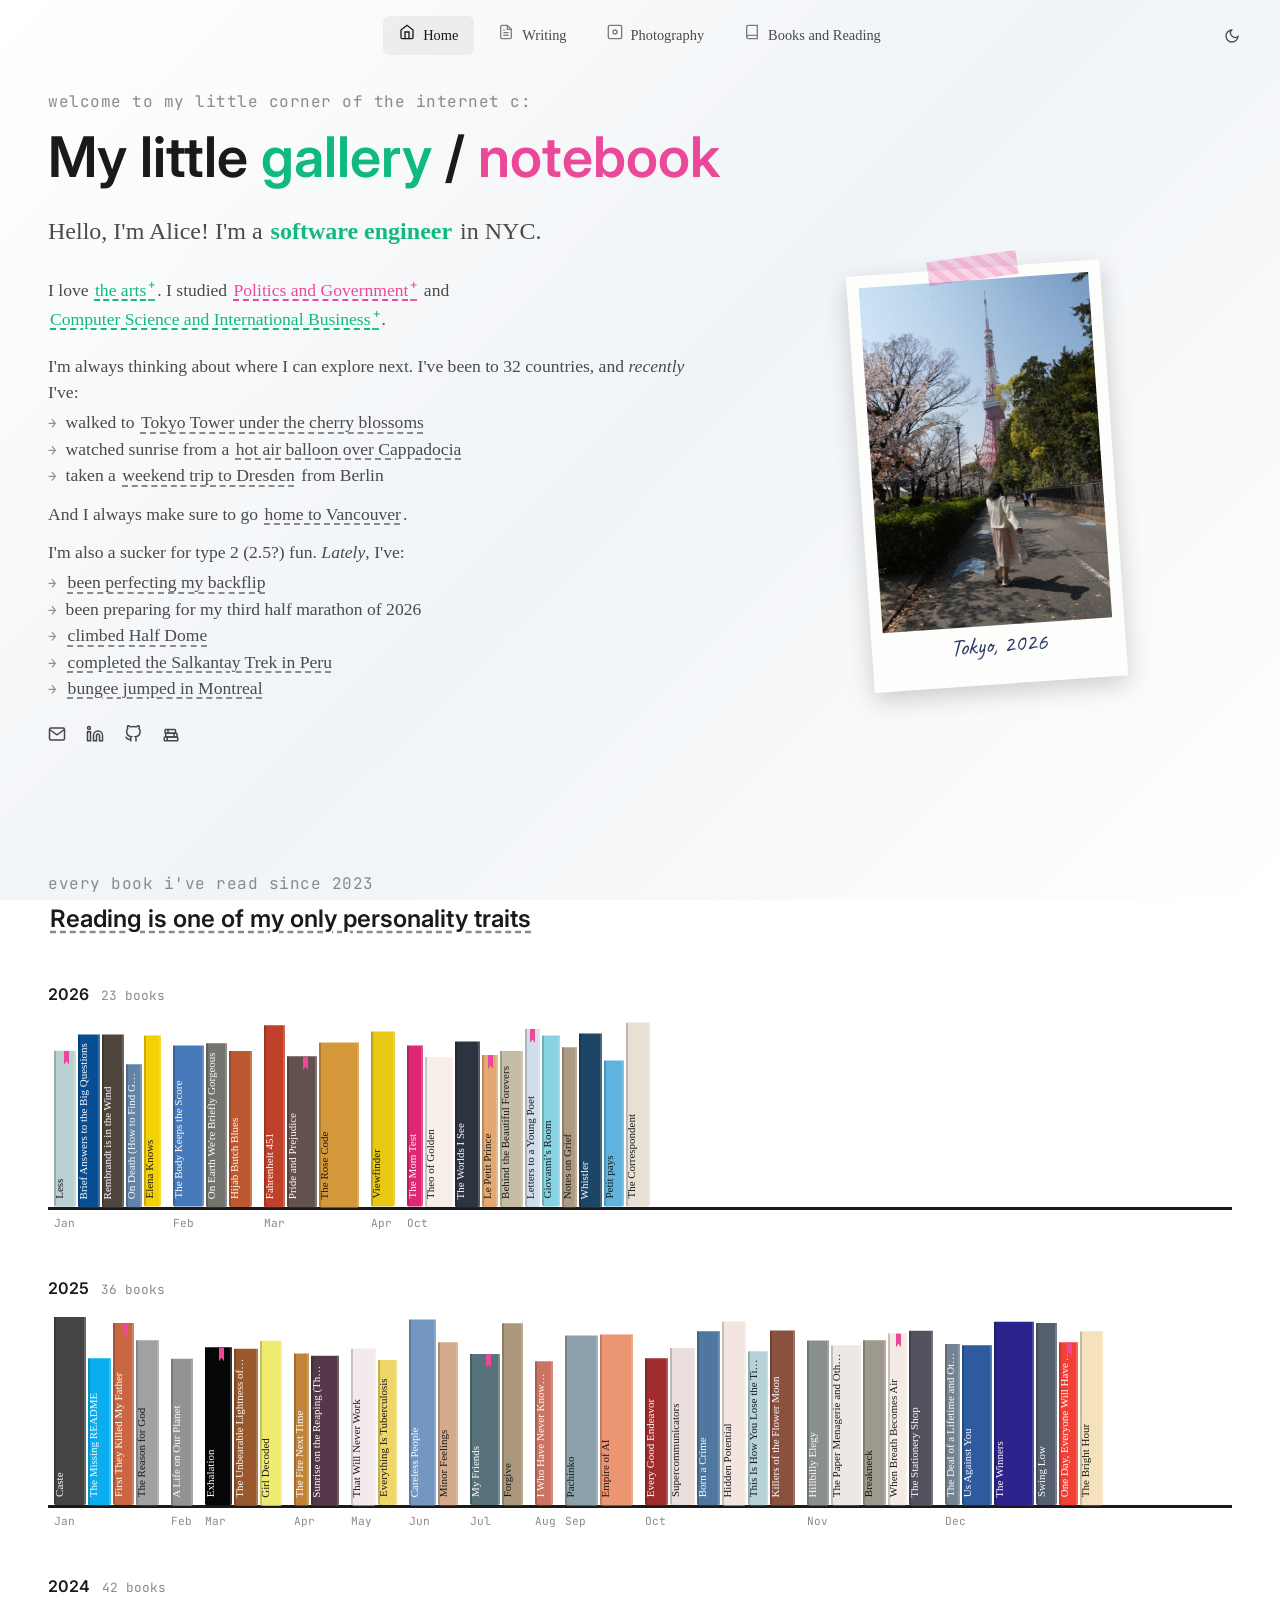
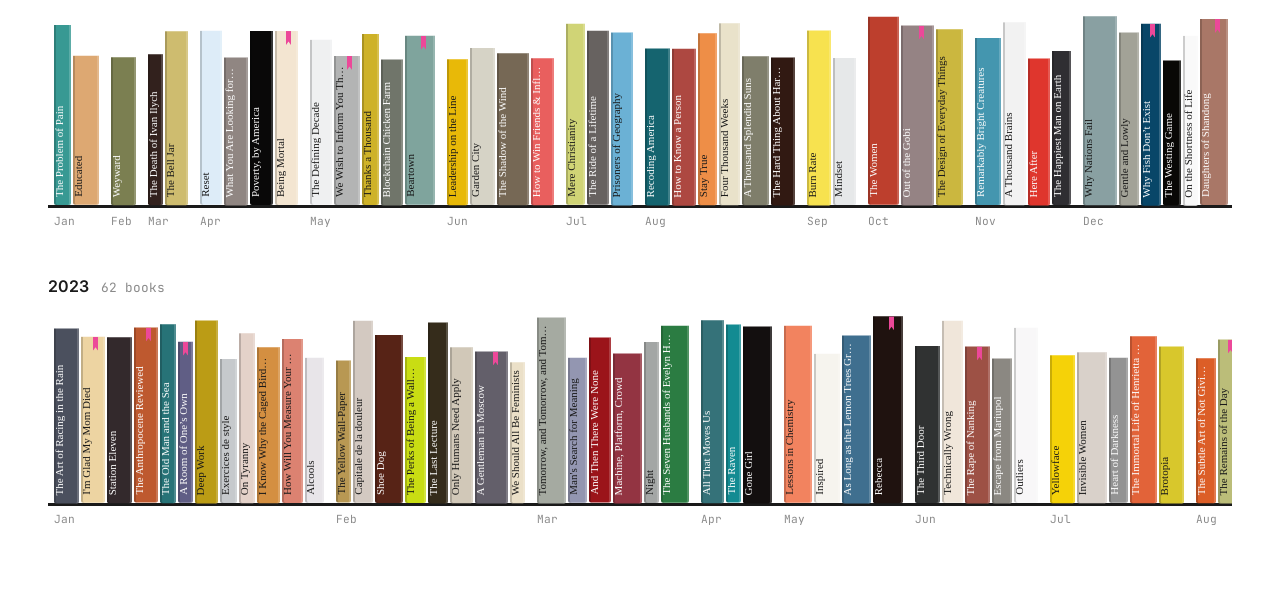
<file: index.html>
<!doctype html>
<html lang="en">
  <head>
    <meta charset="UTF-8" />
    <meta name="viewport" content="width=device-width, initial-scale=1.0" />
    <title>Alice Li - Software & Stories</title>

    <!-- Favicon -->
    <link rel="icon" type="image/svg+xml" href="/favicon.svg" />

    <!-- Fonts -->
    <link rel="preconnect" href="https://fonts.googleapis.com" />
    <link rel="preconnect" href="https://fonts.gstatic.com" crossorigin />
    <link
      href="https://fonts.googleapis.com/css2?family=Inter:wght@300;400;500;600&family=JetBrains+Mono:wght@400;500&family=Caveat:wght@500&display=swap"
      rel="stylesheet"
    />

    <!-- Styles -->
    <link rel="stylesheet" href="/styles.css" />
  </head>
  <body>
    <!-- Navigation -->
    <nav>
      <ul class="nav-links"></ul>
    </nav>

    <!-- Hero Section -->
    <section id="home" class="hero">
      <div class="hero-content">
        <div class="hero-subtitle"><!-- Populated by JavaScript --></div>
        <h1 class="hero-title"><!-- Populated by JavaScript --></h1>
        <p class="hero-intro"><!-- Populated by JavaScript --></p>

        <div class="hero-description" id="hero-description">
          <!-- Populated by JavaScript -->
        </div>

        <div class="hero-notes">
          <!-- Populated by JavaScript -->
        </div>

        <div class="hero-meta">
          <!-- Populated by JavaScript -->
        </div>
      </div>
    </section>

    <!-- Bookshelf -->
    <section id="bookshelf" class="portfolio-section">
      <div class="section-header">
        <div class="section-subtitle">every book I've read since 2023</div>
        <h2 class="section-title"><a href="https://aliceinstories.com" target="_blank" rel="noopener noreferrer" class="note-trigger title-link" title="Explore every book I've ever read">Reading is one of my only personality traits</a></h2>
      </div>
      <div class="bookshelf"><!-- Populated by JavaScript --></div>
    </section>

    <script type="module" src="/js/main.js"></script>
  </body>
</html>
</file>
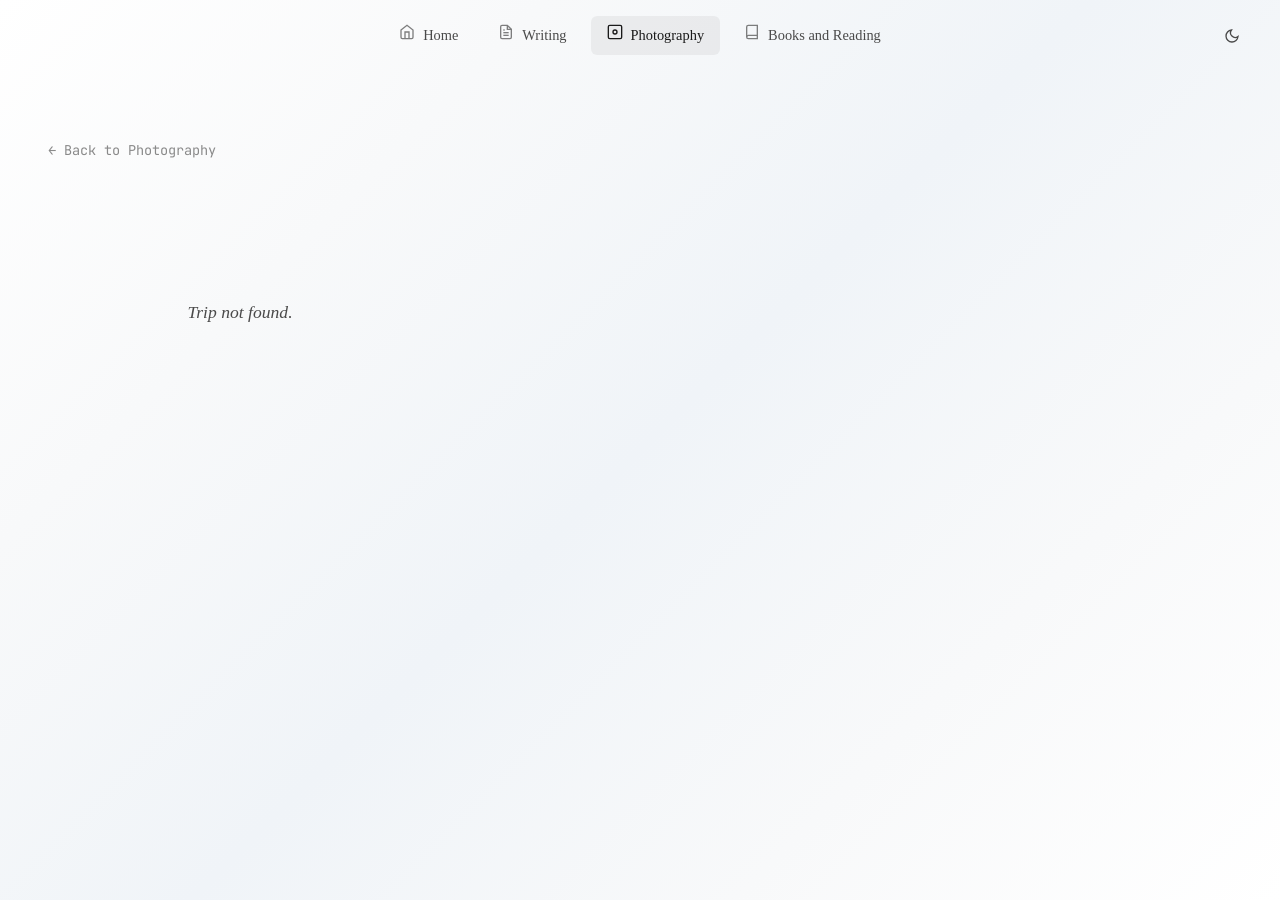
<file: gallery/index.html>
<!DOCTYPE html>
<html lang="en">
<head>
    <meta charset="UTF-8">
    <meta name="viewport" content="width=device-width, initial-scale=1.0">
    <meta name="description" content="Alice Li - Photo Gallery">
    <title>Gallery - Alice Li</title>
    <link rel="icon" type="image/svg+xml" href="/favicon.svg">
    <link rel="preconnect" href="https://fonts.googleapis.com">
    <link rel="preconnect" href="https://fonts.gstatic.com" crossorigin>
    <link href="https://fonts.googleapis.com/css2?family=Inter:wght@300;400;500;600&family=JetBrains+Mono:wght@400;500&display=swap" rel="stylesheet">
    <link rel="stylesheet" href="/styles.css">
</head>
<body>
    <nav>
        <ul class="nav-links"></ul>
    </nav>

    <section id="gallery" class="portfolio-section">
        <a href="/photography/" class="gallery-back-link">&larr; Back to Photography</a>
        <div class="section-header">
            <div class="section-subtitle gallery-subtitle"><!-- Populated by JS --></div>
            <h2 class="section-title gallery-title"><!-- Populated by JS --></h2>
        </div>
        <div class="masonry-gallery">
            <!-- Populated by JavaScript -->
        </div>
    </section>

    <script type="module" src="/js/main.js"></script>
</body>
</html>
</file>
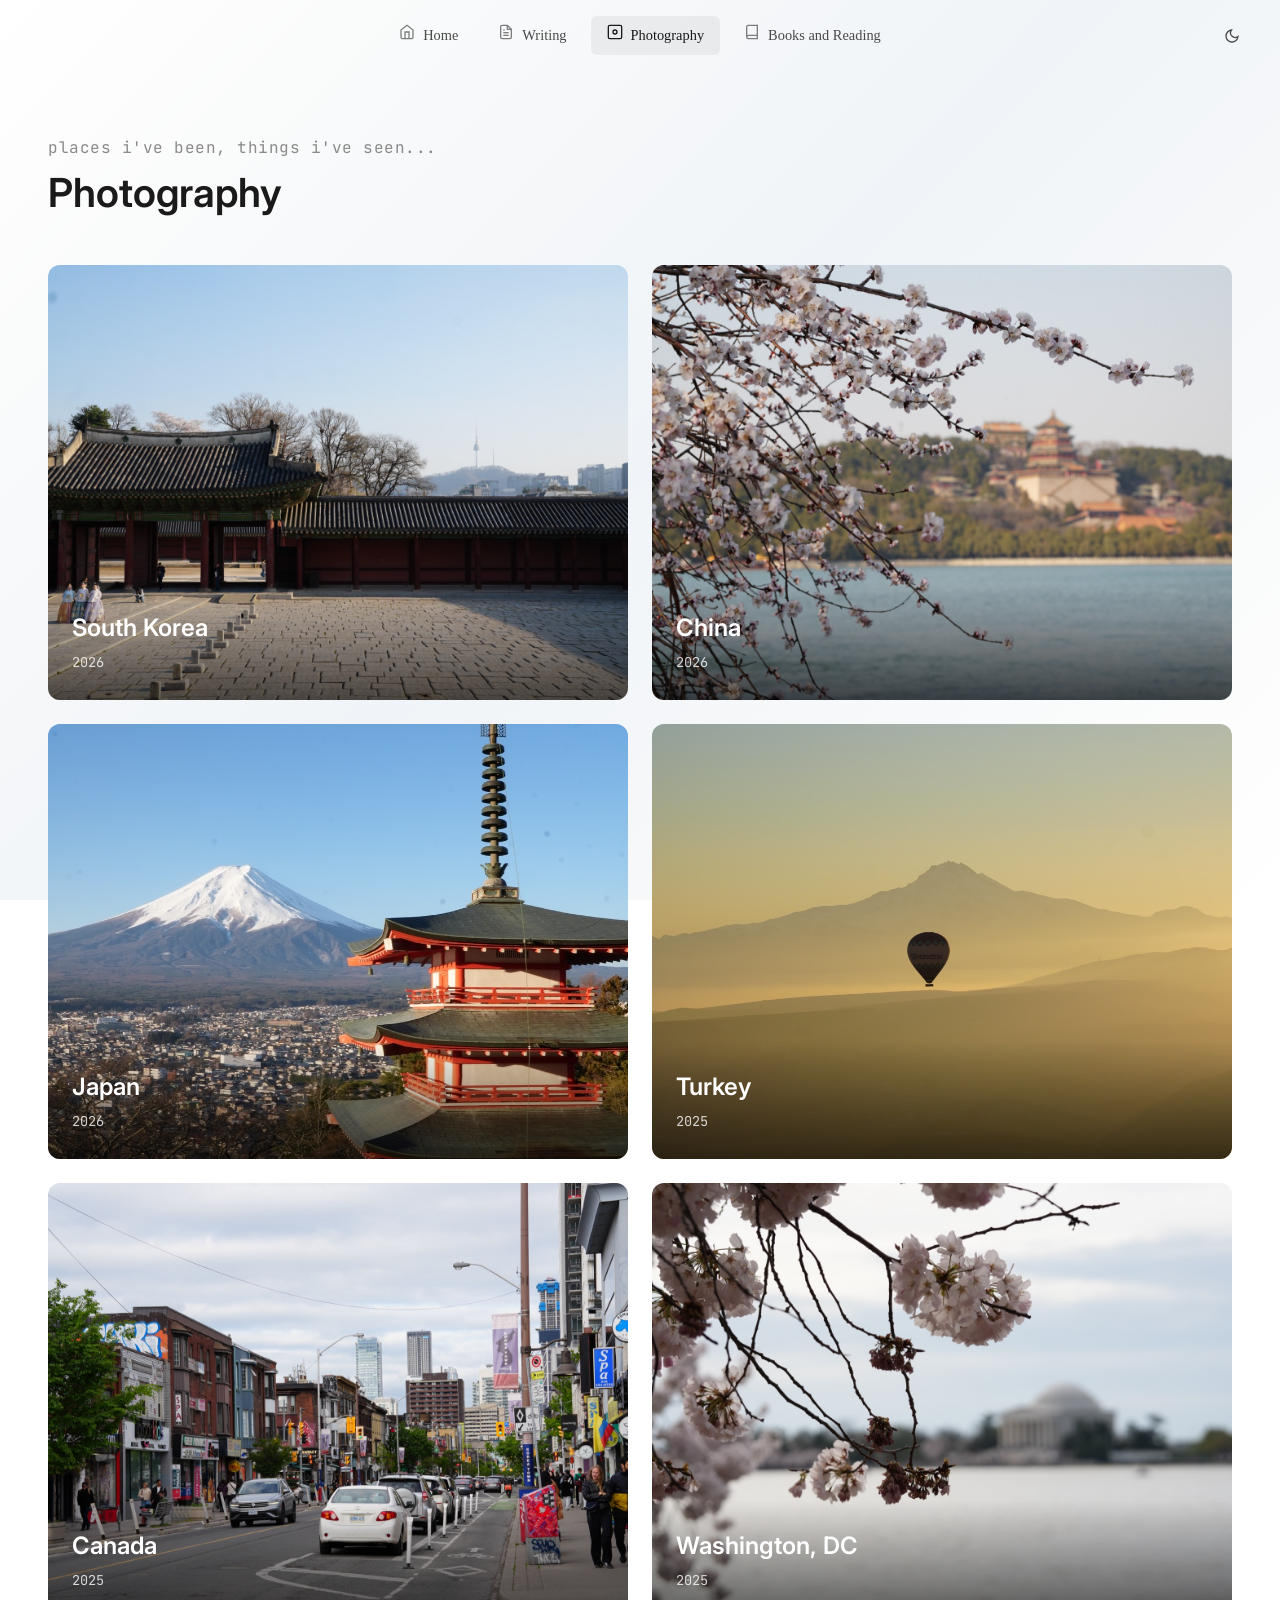
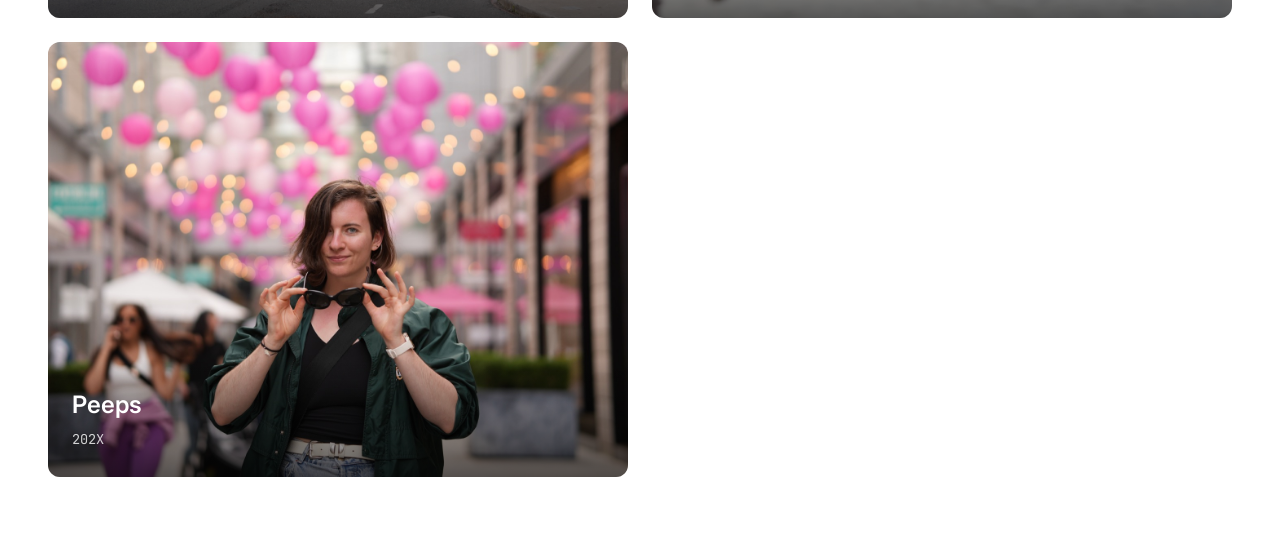
<file: photography/index.html>
<!DOCTYPE html>
<html lang="en">
<head>
    <meta charset="UTF-8">
    <meta name="viewport" content="width=device-width, initial-scale=1.0">
    <meta name="description" content="Alice Li - Photography">
    <title>Photography - Alice Li</title>
    <link rel="icon" type="image/svg+xml" href="/favicon.svg">
    <link rel="preconnect" href="https://fonts.googleapis.com">
    <link rel="preconnect" href="https://fonts.gstatic.com" crossorigin>
    <link href="https://fonts.googleapis.com/css2?family=Inter:wght@300;400;500;600&family=JetBrains+Mono:wght@400;500&display=swap" rel="stylesheet">
    <link rel="stylesheet" href="/styles.css">
</head>
<body>
    <nav>
        <ul class="nav-links"></ul>
    </nav>

    <section id="photography" class="portfolio-section">
        <div class="section-header">
            <div class="section-subtitle">Places I've been, things I've seen...</div>
            <h2 class="section-title">Photography</h2>
        </div>
        <div class="trips-grid">
            <!-- Populated by JavaScript -->
        </div>
    </section>

    <script type="module" src="/js/main.js"></script>
</body>
</html>
</file>
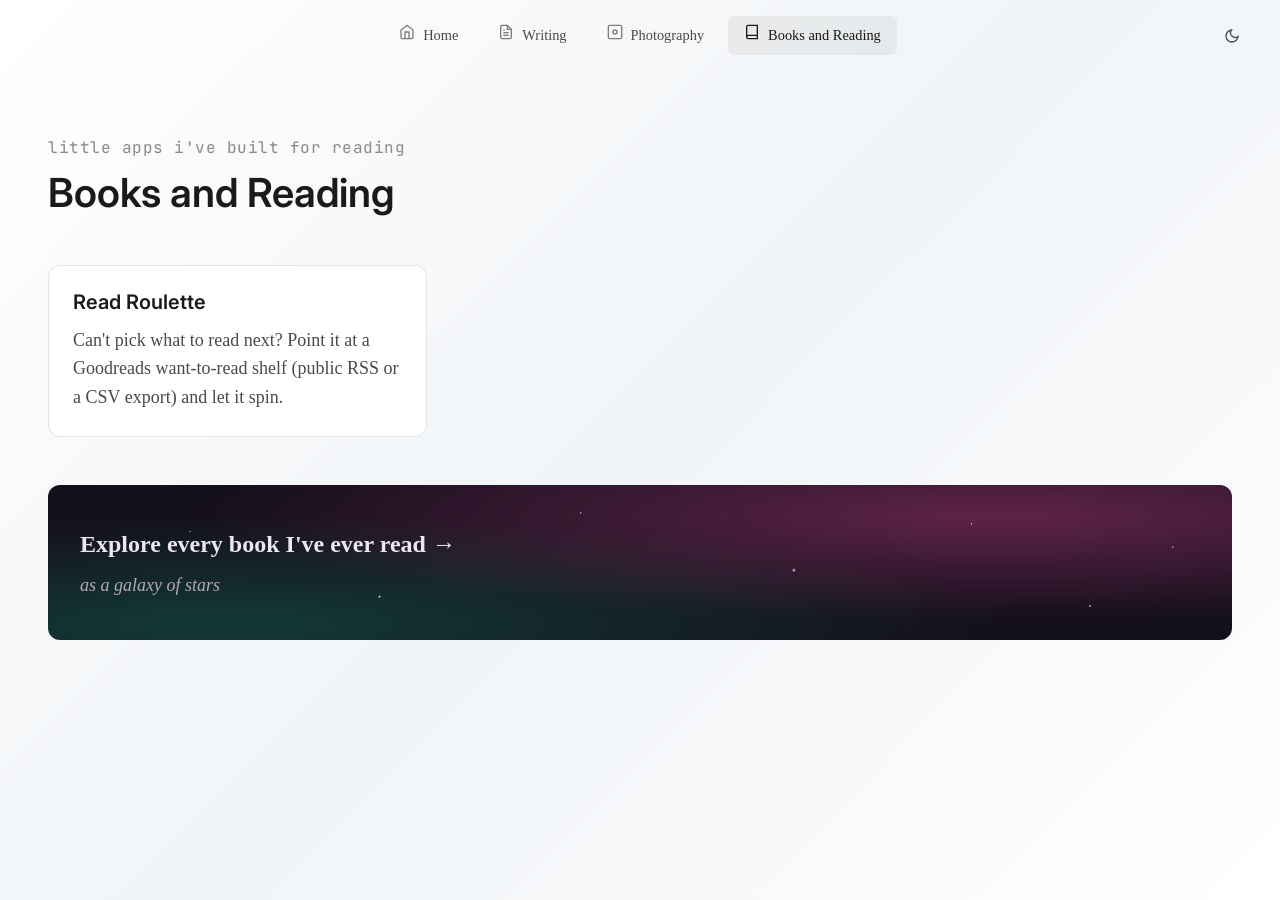
<file: reading/index.html>
<!DOCTYPE html>
<html lang="en">
<head>
    <meta charset="UTF-8">
    <meta name="viewport" content="width=device-width, initial-scale=1.0">
    <meta name="description" content="Alice Li - Books and Reading">
    <title>Books and Reading - Alice Li</title>
    <link rel="icon" type="image/svg+xml" href="/favicon.svg">
    <link rel="preconnect" href="https://fonts.googleapis.com">
    <link rel="preconnect" href="https://fonts.gstatic.com" crossorigin>
    <link href="https://fonts.googleapis.com/css2?family=Inter:wght@300;400;500;600&family=JetBrains+Mono:wght@400;500&display=swap" rel="stylesheet">
    <link rel="stylesheet" href="/styles.css">
</head>
<body>
    <nav>
        <ul class="nav-links"></ul>
    </nav>

    <section id="reading" class="portfolio-section">
        <div class="section-header">
            <div class="section-subtitle">little apps I&#39;ve built for reading</div>
            <h2 class="section-title">Books and Reading</h2>
        </div>
        <div class="reading-projects">
            <!-- Populated by JavaScript -->
        </div>
        <div class="reading-galaxy">
            <!-- Populated by JavaScript -->
        </div>
    </section>

    <script type="module" src="/js/main.js"></script>
</body>
</html>
</file>
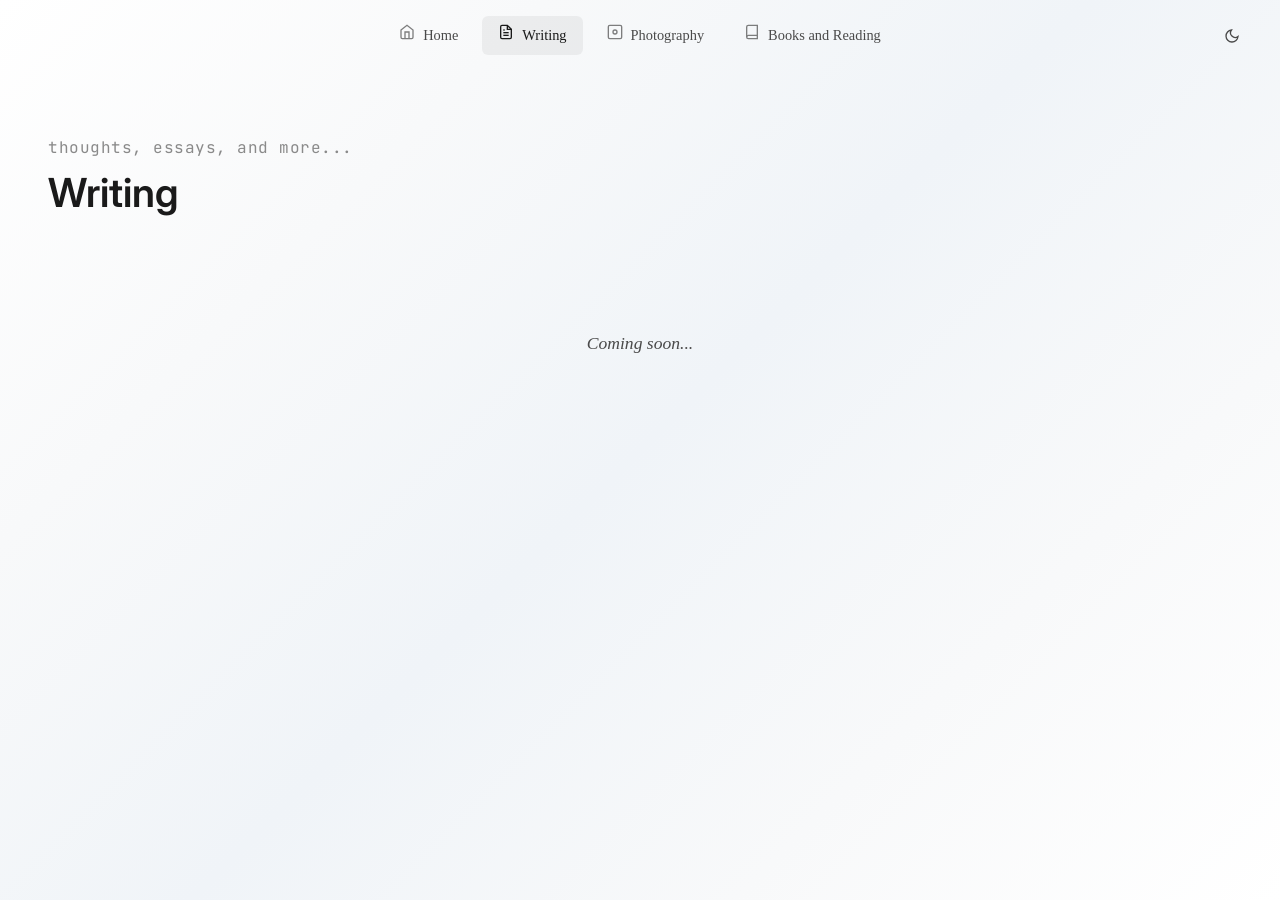
<file: writing/index.html>
<!DOCTYPE html>
<html lang="en">
<head>
    <meta charset="UTF-8">
    <meta name="viewport" content="width=device-width, initial-scale=1.0">
    <meta name="description" content="Alice Li - Writing">
    <title>Writing - Alice Li</title>
    <link rel="icon" type="image/svg+xml" href="/favicon.svg">
    <link rel="preconnect" href="https://fonts.googleapis.com">
    <link rel="preconnect" href="https://fonts.gstatic.com" crossorigin>
    <link href="https://fonts.googleapis.com/css2?family=Inter:wght@300;400;500;600&family=JetBrains+Mono:wght@400;500&display=swap" rel="stylesheet">
    <link rel="stylesheet" href="/styles.css">
</head>
<body>
    <nav>
        <ul class="nav-links"></ul>
    </nav>

    <section id="writing" class="portfolio-section">
        <div class="section-header">
            <div class="section-subtitle">Thoughts, essays, and more...</div>
            <h2 class="section-title">Writing</h2>
        </div>
        <div class="placeholder">
            <p>Coming soon...</p>
        </div>
    </section>

    <script type="module" src="/js/main.js"></script>
</body>
</html>
</file>
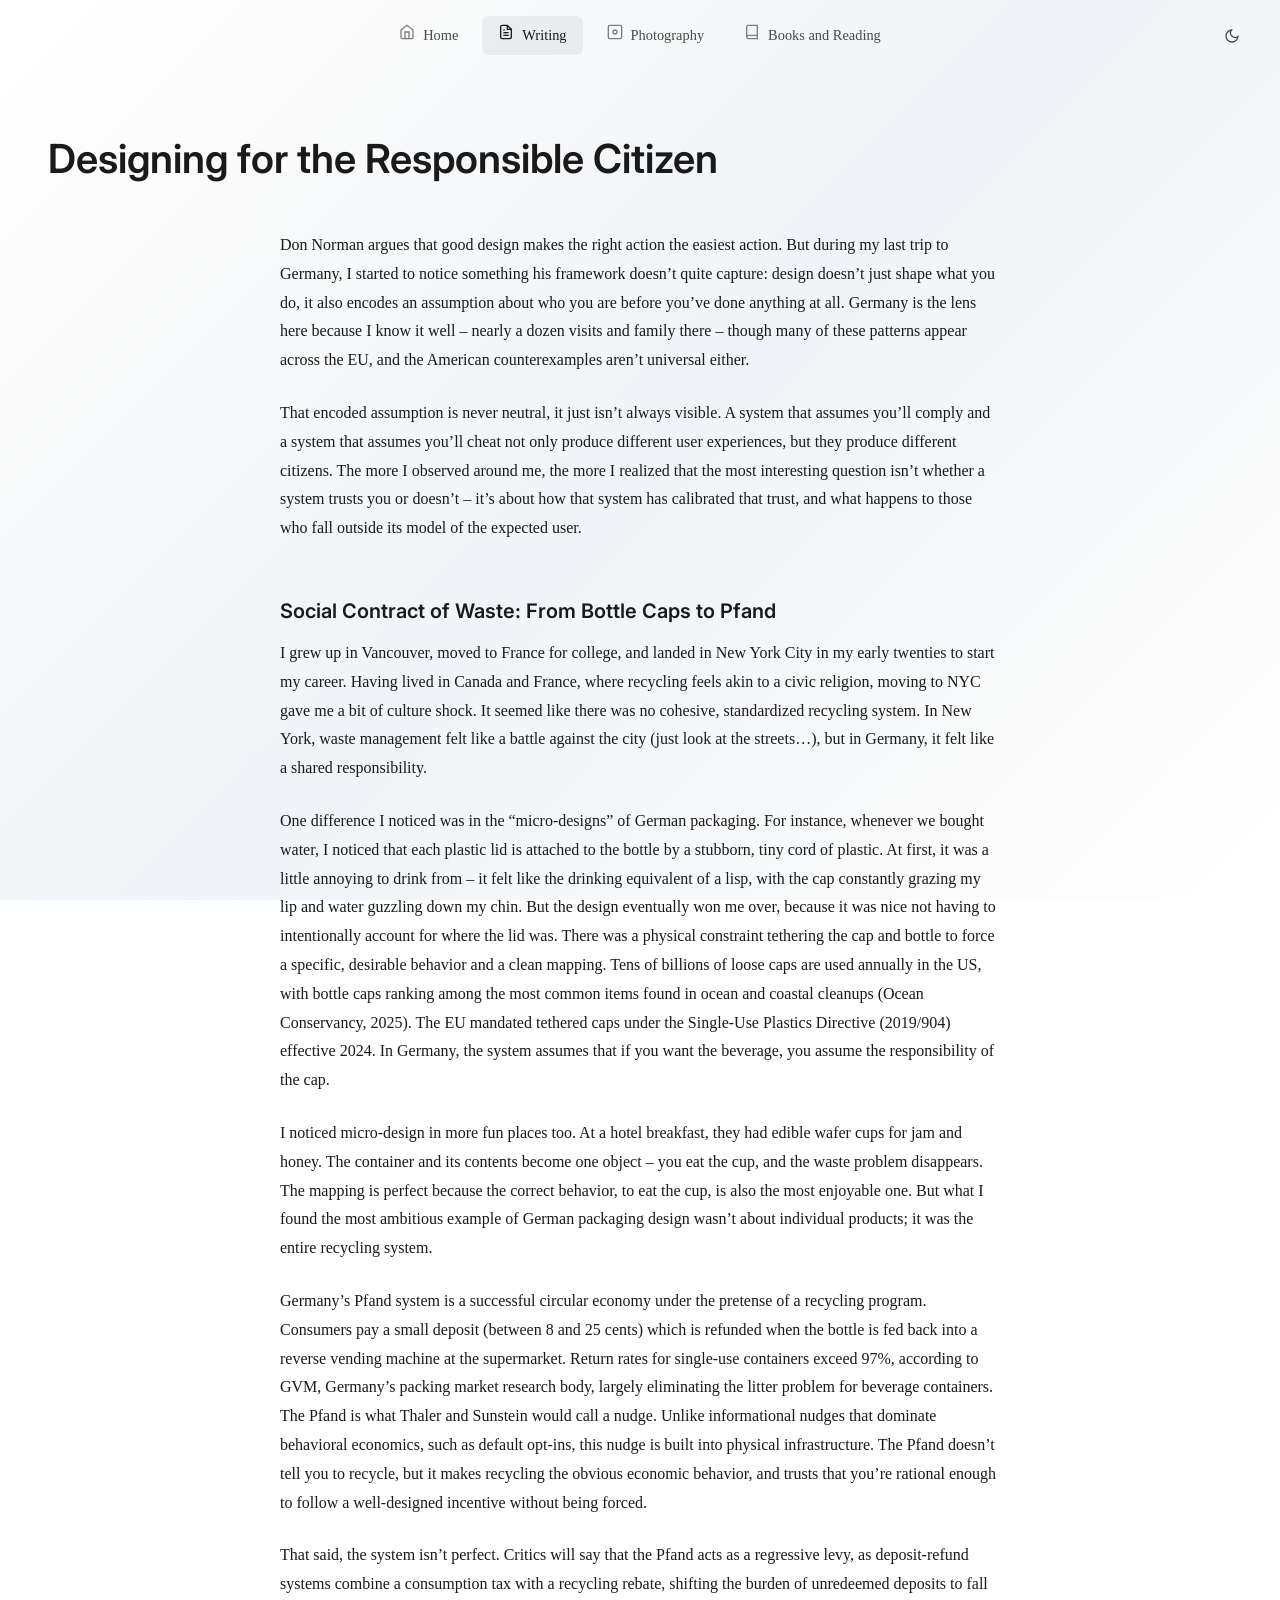
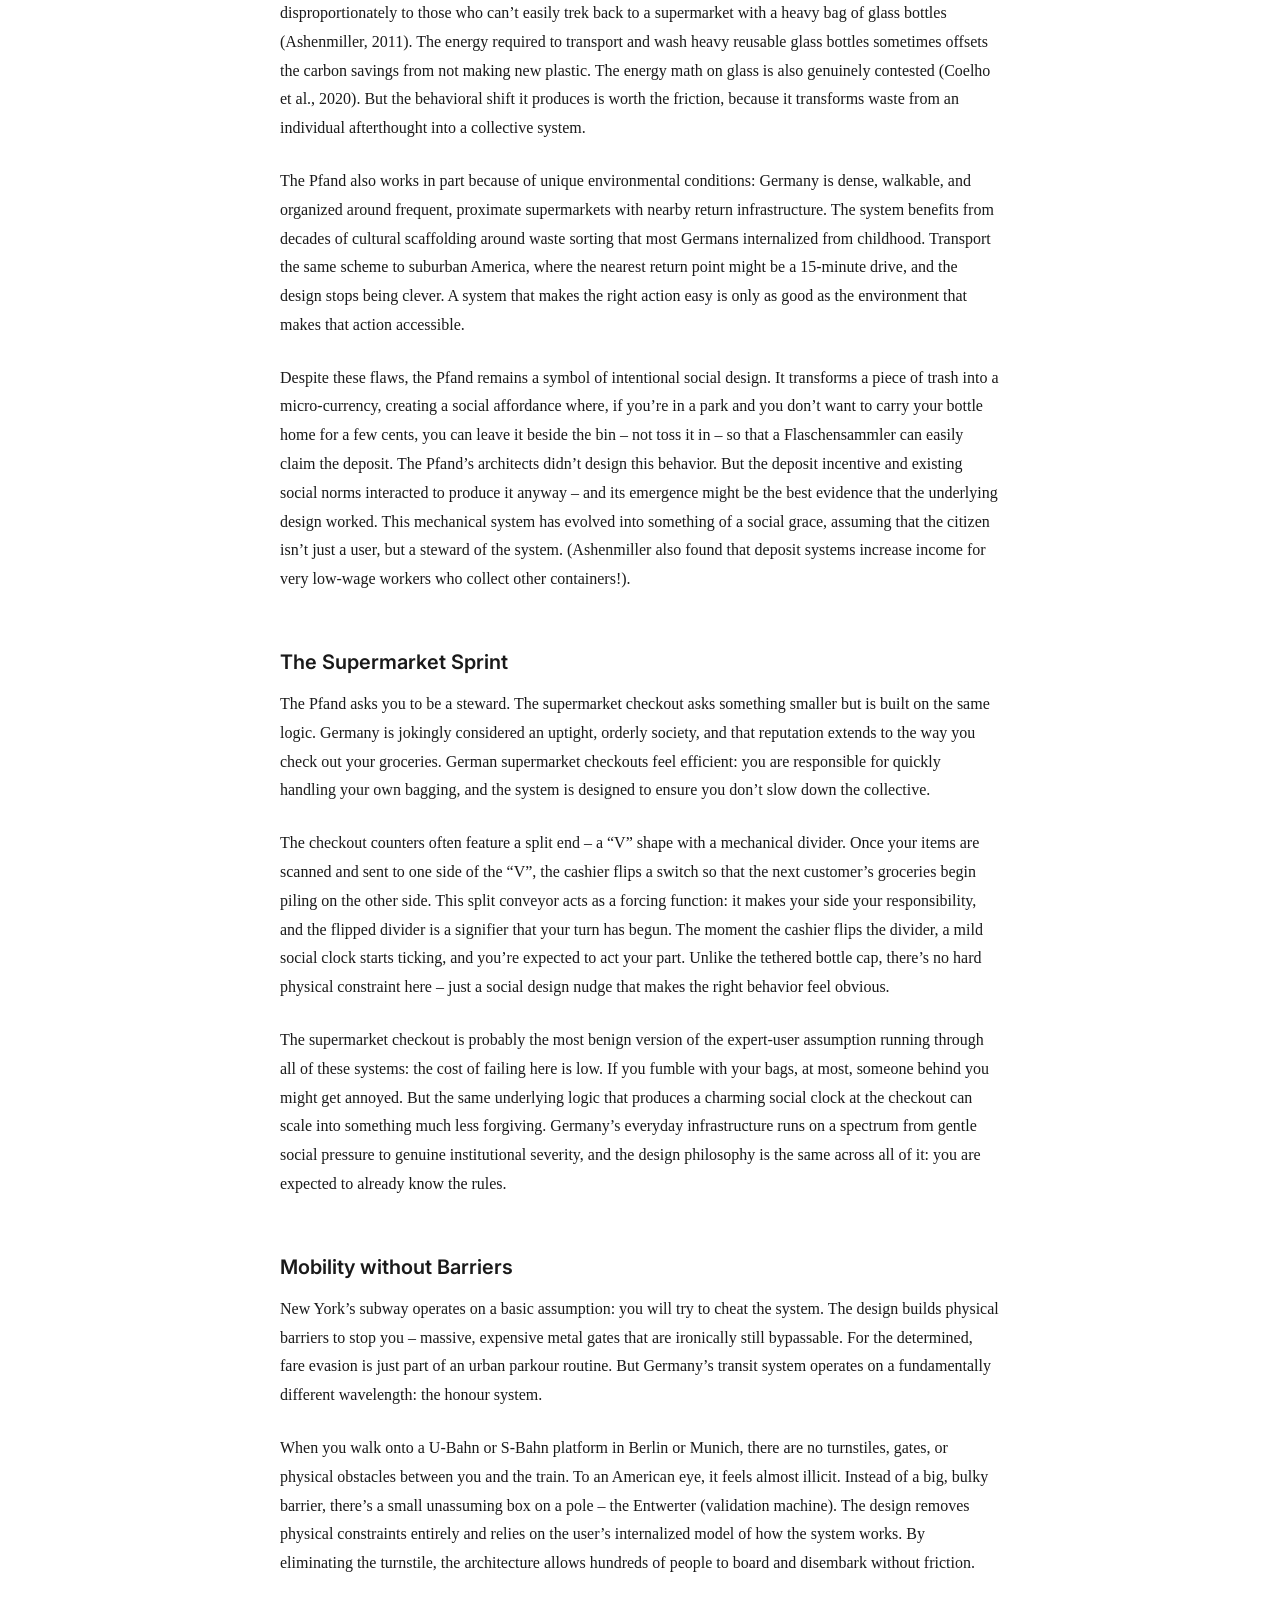
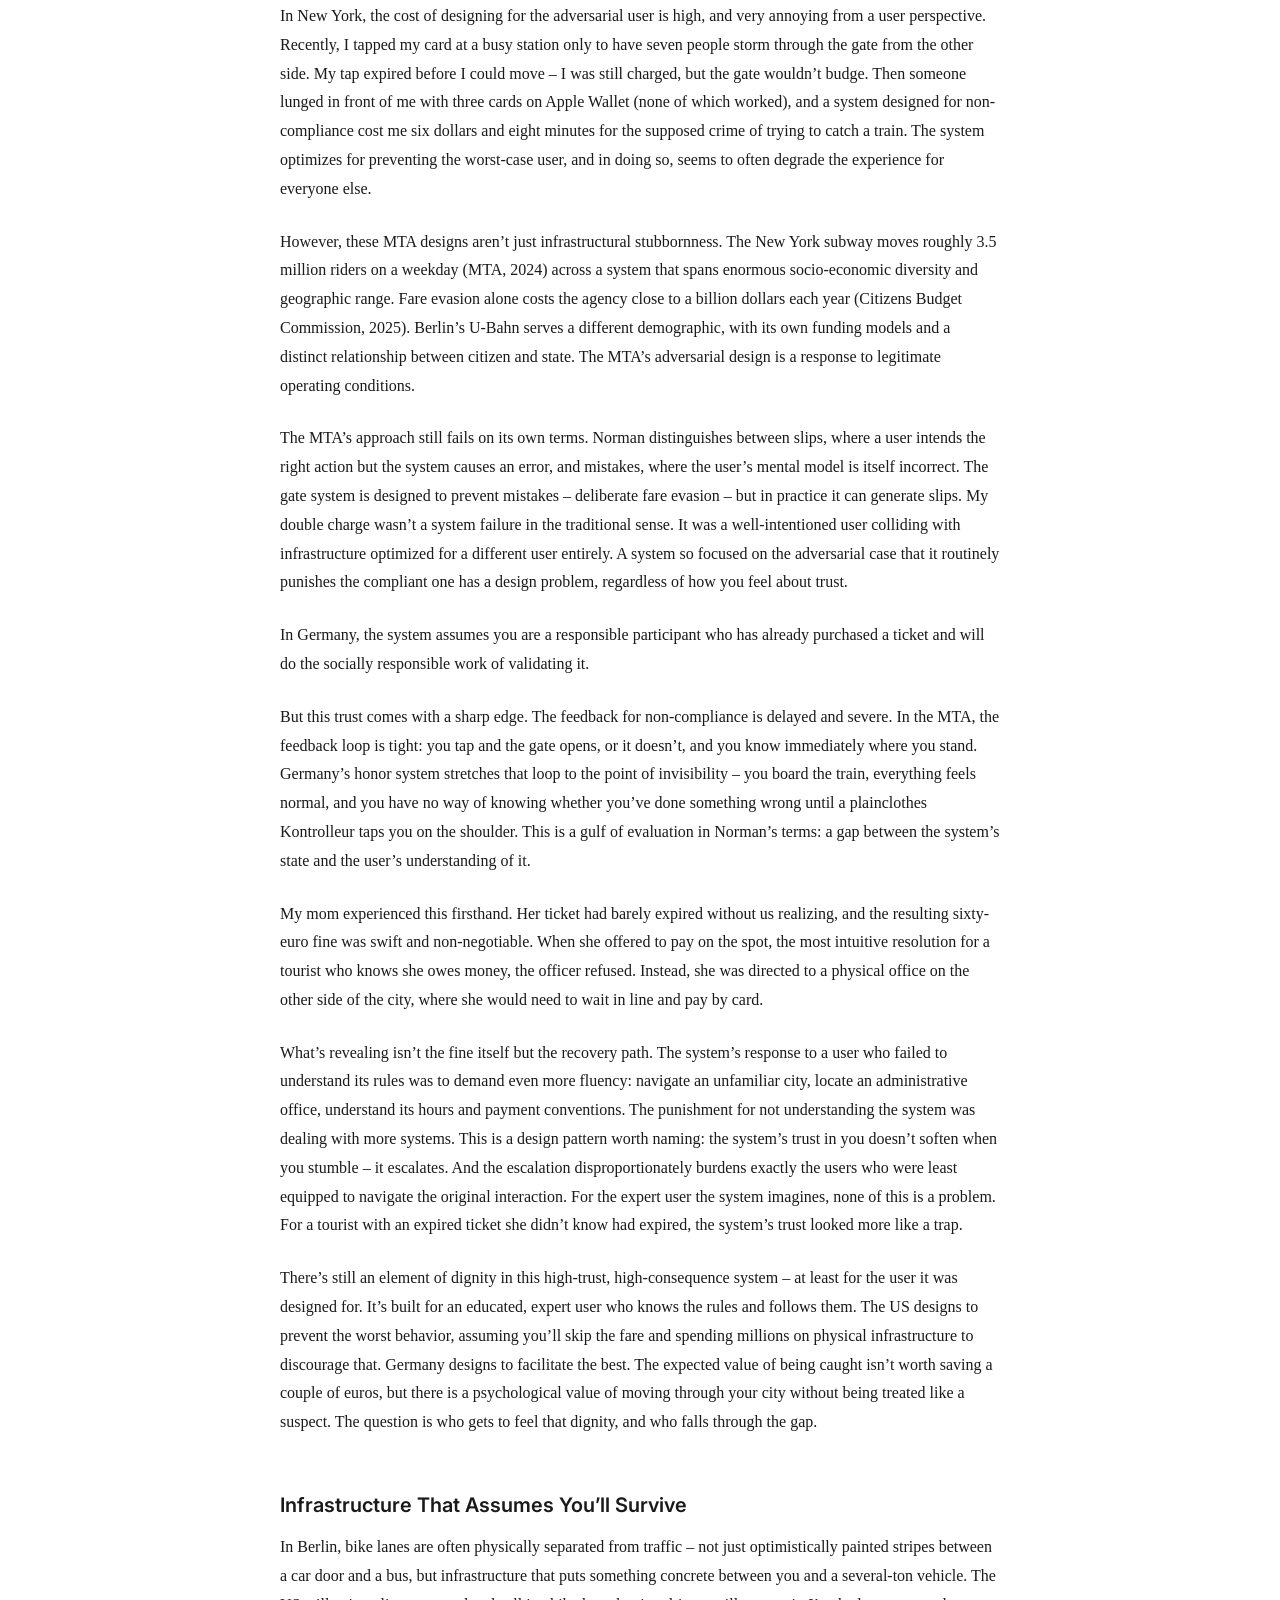
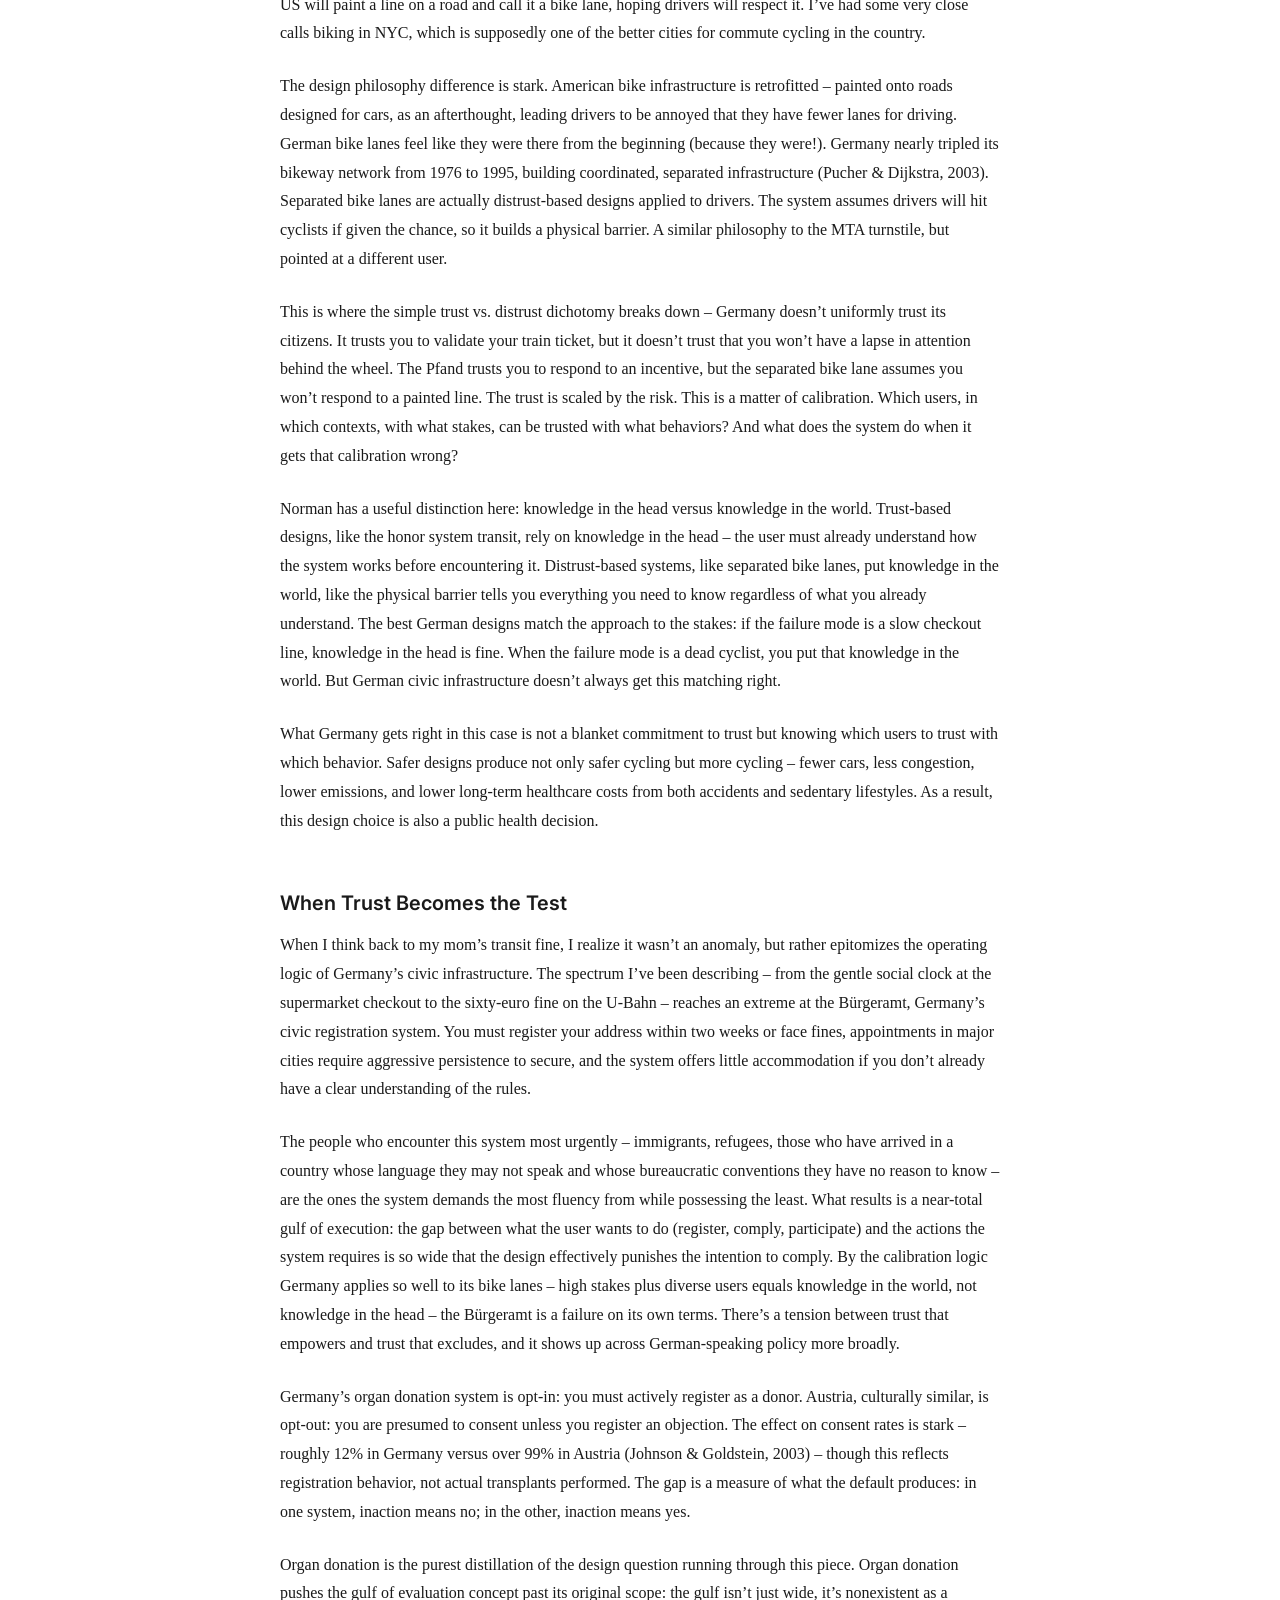
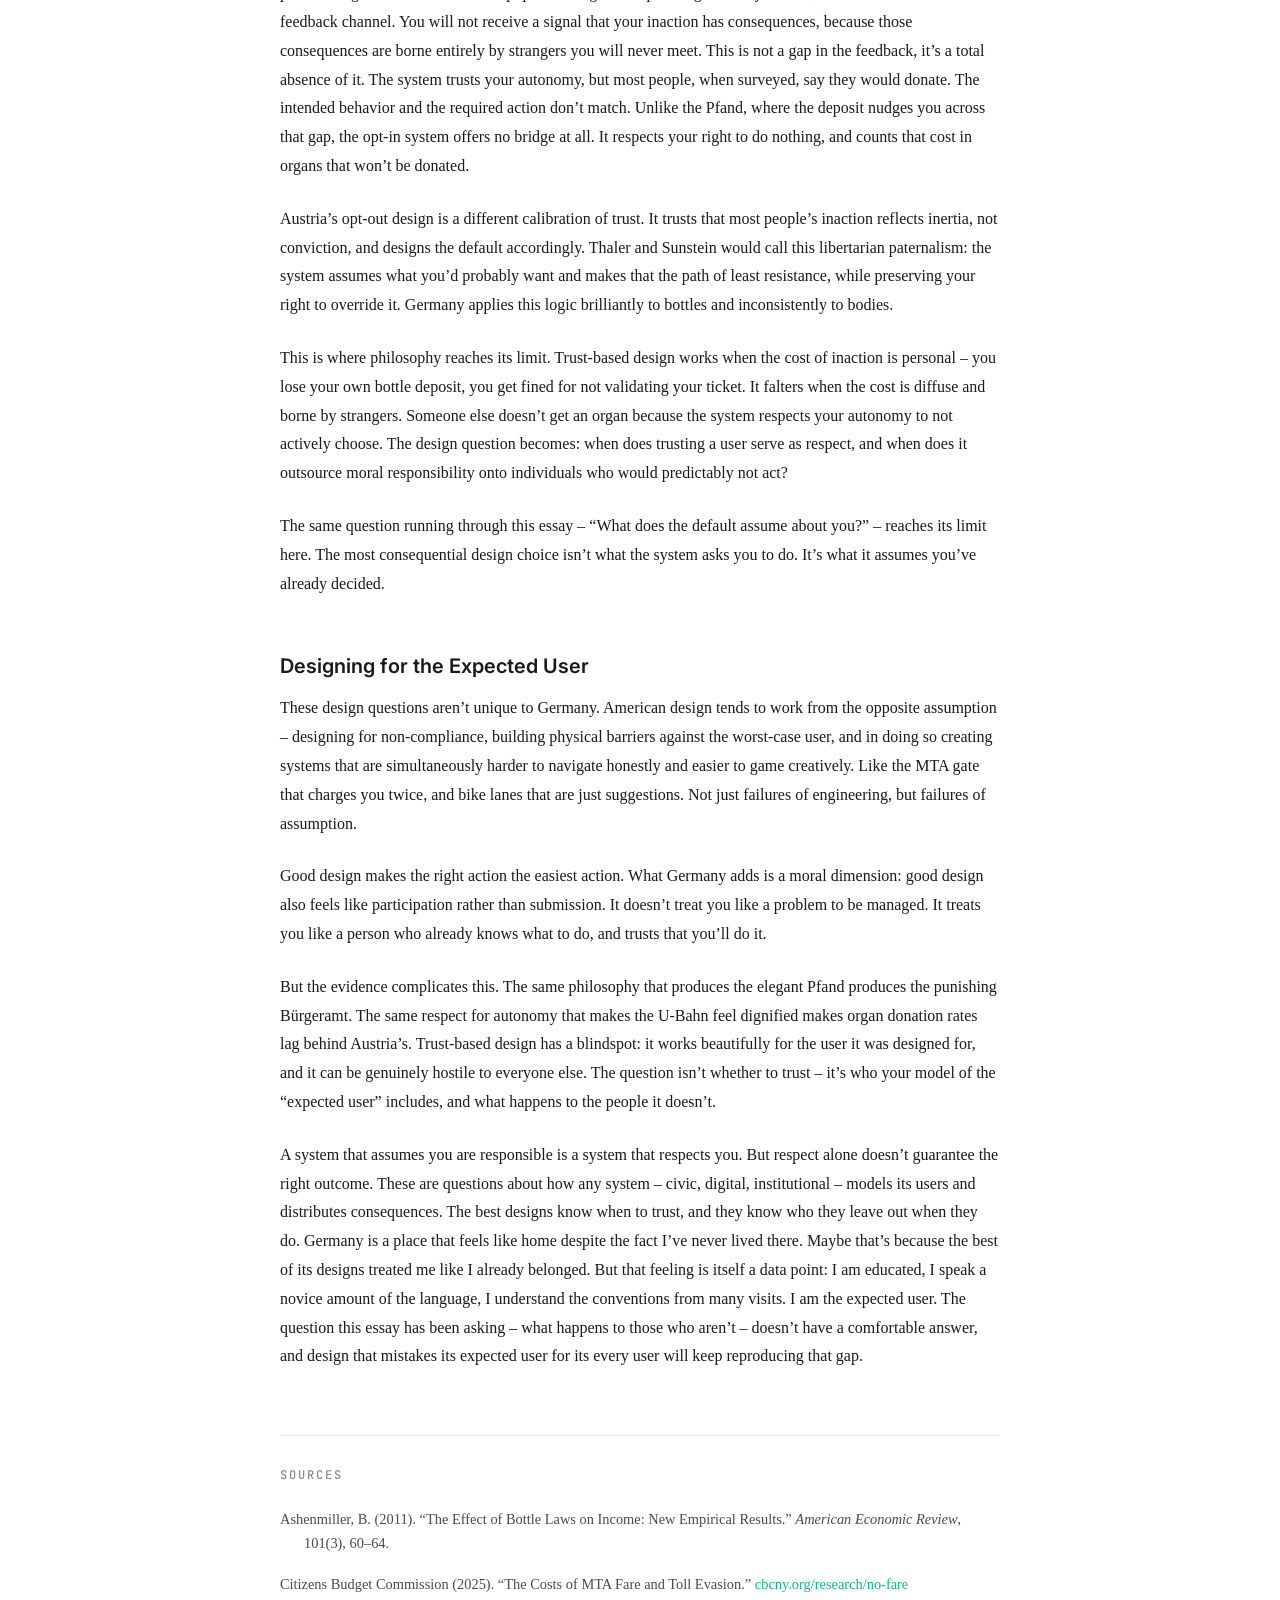
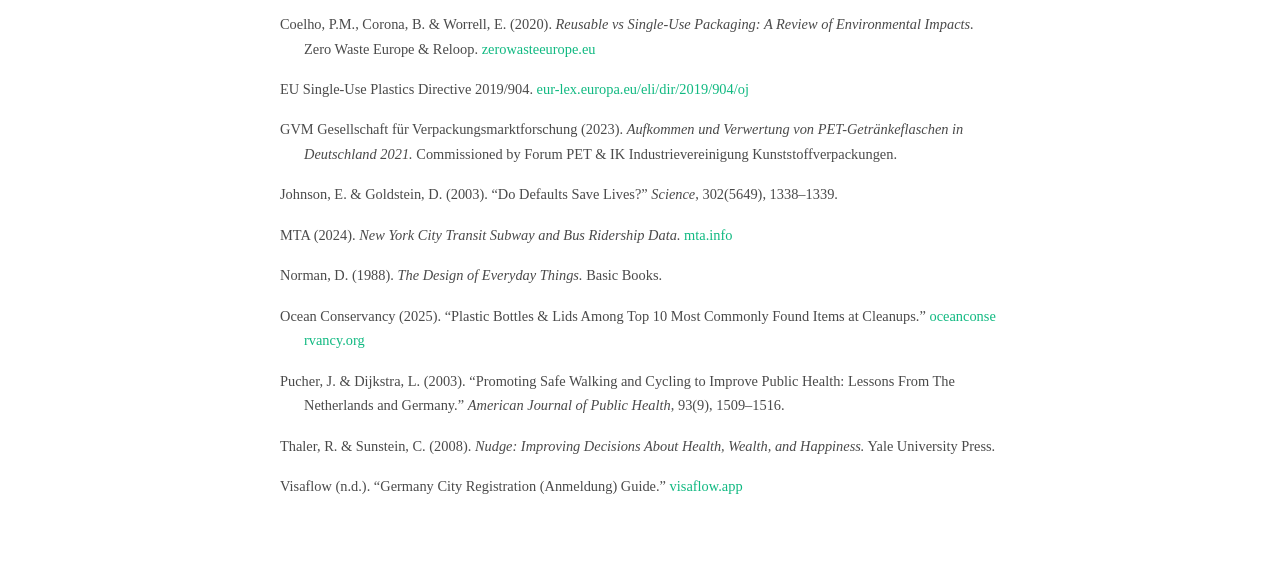
<file: writing/design-of-everyday-germany/index.html>
<!DOCTYPE html>
<html lang="en">
<head>
    <meta charset="UTF-8">
    <meta name="viewport" content="width=device-width, initial-scale=1.0">
    <meta name="description" content="Alice Li - Designing for the Responsible Citizen">
    <meta name="robots" content="noindex,nofollow">
    <title>Designing for the Responsible Citizen</title>
    <link rel="icon" type="image/svg+xml" href="/favicon.svg">
    <link rel="preconnect" href="https://fonts.googleapis.com">
    <link rel="preconnect" href="https://fonts.gstatic.com" crossorigin>
    <link href="https://fonts.googleapis.com/css2?family=Inter:wght@300;400;500;600&family=JetBrains+Mono:wght@400;500&display=swap" rel="stylesheet">
    <link rel="stylesheet" href="/styles.css?v=2">
</head>
<body>
    <nav>
        <ul class="nav-links"></ul>
    </nav>

    <main>
        <section class="portfolio-section">
            <div class="section-header">
                <h1 class="section-title">Designing for the Responsible Citizen</h1>
            </div>

            <article class="essay">
                <div class="essay-body">
                    <p>Don Norman argues that good design makes the right action the easiest action. But during my last trip to Germany, I started to notice something his framework doesn&#8217;t quite capture: design doesn&#8217;t just shape what you do, it also encodes an assumption about who you are before you&#8217;ve done anything at all. Germany is the lens here because I know it well &#8211; nearly a dozen visits and family there &#8211; though many of these patterns appear across the EU, and the American counterexamples aren&#8217;t universal either.</p>
                    <p>That encoded assumption is never neutral, it just isn&#8217;t always visible. A system that assumes you&#8217;ll comply and a system that assumes you&#8217;ll cheat not only produce different user experiences, but they produce different citizens. The more I observed around me, the more I realized that the most interesting question isn&#8217;t whether a system trusts you or doesn&#8217;t &#8211; it&#8217;s about how that system has calibrated that trust, and what happens to those who fall outside its model of the expected user.</p>

                    <h2>Social Contract of Waste: From Bottle Caps to Pfand</h2>
                    <p>I grew up in Vancouver, moved to France for college, and landed in New York City in my early twenties to start my career. Having lived in Canada and France, where recycling feels akin to a civic religion, moving to NYC gave me a bit of culture shock. It seemed like there was no cohesive, standardized recycling system. In New York, waste management felt like a battle against the city (just look at the streets&#8230;), but in Germany, it felt like a shared responsibility.</p>
                    <p>One difference I noticed was in the &#8220;micro-designs&#8221; of German packaging. For instance, whenever we bought water, I noticed that each plastic lid is attached to the bottle by a stubborn, tiny cord of plastic. At first, it was a little annoying to drink from &#8211; it felt like the drinking equivalent of a lisp, with the cap constantly grazing my lip and water guzzling down my chin. But the design eventually won me over, because it was nice not having to intentionally account for where the lid was. There was a physical constraint tethering the cap and bottle to force a specific, desirable behavior and a clean mapping. Tens of billions of loose caps are used annually in the US, with bottle caps ranking among the most common items found in ocean and coastal cleanups (Ocean Conservancy, 2025). The EU mandated tethered caps under the Single-Use Plastics Directive (2019/904) effective 2024. In Germany, the system assumes that if you want the beverage, you assume the responsibility of the cap.</p>
                    <p>I noticed micro-design in more fun places too. At a hotel breakfast, they had edible wafer cups for jam and honey. The container and its contents become one object &#8211; you eat the cup, and the waste problem disappears. The mapping is perfect because the correct behavior, to eat the cup, is also the most enjoyable one. But what I found the most ambitious example of German packaging design wasn&#8217;t about individual products; it was the entire recycling system.</p>
                    <p>Germany&#8217;s Pfand system is a successful circular economy under the pretense of a recycling program. Consumers pay a small deposit (between 8 and 25 cents) which is refunded when the bottle is fed back into a reverse vending machine at the supermarket. Return rates for single-use containers exceed 97%, according to GVM, Germany&#8217;s packing market research body, largely eliminating the litter problem for beverage containers. The Pfand is what Thaler and Sunstein would call a nudge. Unlike informational nudges that dominate behavioral economics, such as default opt-ins, this nudge is built into physical infrastructure. The Pfand doesn&#8217;t tell you to recycle, but it makes recycling the obvious economic behavior, and trusts that you&#8217;re rational enough to follow a well-designed incentive without being forced.</p>
                    <p>That said, the system isn&#8217;t perfect. Critics will say that the Pfand acts as a regressive levy, as deposit-refund systems combine a consumption tax with a recycling rebate, shifting the burden of unredeemed deposits to fall disproportionately to those who can&#8217;t easily trek back to a supermarket with a heavy bag of glass bottles (Ashenmiller, 2011). The energy required to transport and wash heavy reusable glass bottles sometimes offsets the carbon savings from not making new plastic. The energy math on glass is also genuinely contested (Coelho et al., 2020). But the behavioral shift it produces is worth the friction, because it transforms waste from an individual afterthought into a collective system.</p>
                    <p>The Pfand also works in part because of unique environmental conditions: Germany is dense, walkable, and organized around frequent, proximate supermarkets with nearby return infrastructure. The system benefits from decades of cultural scaffolding around waste sorting that most Germans internalized from childhood. Transport the same scheme to suburban America, where the nearest return point might be a 15-minute drive, and the design stops being clever. A system that makes the right action easy is only as good as the environment that makes that action accessible.</p>
                    <p>Despite these flaws, the Pfand remains a symbol of intentional social design. It transforms a piece of trash into a micro-currency, creating a social affordance where, if you&#8217;re in a park and you don&#8217;t want to carry your bottle home for a few cents, you can leave it beside the bin &#8211; not toss it in &#8211; so that a Flaschensammler can easily claim the deposit. The Pfand&#8217;s architects didn&#8217;t design this behavior. But the deposit incentive and existing social norms interacted to produce it anyway &#8211; and its emergence might be the best evidence that the underlying design worked. This mechanical system has evolved into something of a social grace, assuming that the citizen isn&#8217;t just a user, but a steward of the system. (Ashenmiller also found that deposit systems increase income for very low-wage workers who collect other containers!).</p>

                    <h2>The Supermarket Sprint</h2>
                    <p>The Pfand asks you to be a steward. The supermarket checkout asks something smaller but is built on the same logic. Germany is jokingly considered an uptight, orderly society, and that reputation extends to the way you check out your groceries. German supermarket checkouts feel efficient: you are responsible for quickly handling your own bagging, and the system is designed to ensure you don&#8217;t slow down the collective.</p>
                    <p>The checkout counters often feature a split end &#8211; a &#8220;V&#8221; shape with a mechanical divider. Once your items are scanned and sent to one side of the &#8220;V&#8221;, the cashier flips a switch so that the next customer&#8217;s groceries begin piling on the other side. This split conveyor acts as a forcing function: it makes your side your responsibility, and the flipped divider is a signifier that your turn has begun. The moment the cashier flips the divider, a mild social clock starts ticking, and you&#8217;re expected to act your part. Unlike the tethered bottle cap, there&#8217;s no hard physical constraint here &#8211; just a social design nudge that makes the right behavior feel obvious.</p>
                    <p>The supermarket checkout is probably the most benign version of the expert-user assumption running through all of these systems: the cost of failing here is low. If you fumble with your bags, at most, someone behind you might get annoyed. But the same underlying logic that produces a charming social clock at the checkout can scale into something much less forgiving. Germany&#8217;s everyday infrastructure runs on a spectrum from gentle social pressure to genuine institutional severity, and the design philosophy is the same across all of it: you are expected to already know the rules.</p>

                    <h2>Mobility without Barriers</h2>
                    <p>New York&#8217;s subway operates on a basic assumption: you will try to cheat the system. The design builds physical barriers to stop you &#8211; massive, expensive metal gates that are ironically still bypassable. For the determined, fare evasion is just part of an urban parkour routine. But Germany&#8217;s transit system operates on a fundamentally different wavelength: the honour system.</p>
                    <p>When you walk onto a U-Bahn or S-Bahn platform in Berlin or Munich, there are no turnstiles, gates, or physical obstacles between you and the train. To an American eye, it feels almost illicit. Instead of a big, bulky barrier, there&#8217;s a small unassuming box on a pole &#8211; the Entwerter (validation machine). The design removes physical constraints entirely and relies on the user&#8217;s internalized model of how the system works. By eliminating the turnstile, the architecture allows hundreds of people to board and disembark without friction.</p>
                    <p>In New York, the cost of designing for the adversarial user is high, and very annoying from a user perspective. Recently, I tapped my card at a busy station only to have seven people storm through the gate from the other side. My tap expired before I could move &#8211; I was still charged, but the gate wouldn&#8217;t budge. Then someone lunged in front of me with three cards on Apple Wallet (none of which worked), and a system designed for non-compliance cost me six dollars and eight minutes for the supposed crime of trying to catch a train. The system optimizes for preventing the worst-case user, and in doing so, seems to often degrade the experience for everyone else.</p>
                    <p>However, these MTA designs aren&#8217;t just infrastructural stubbornness. The New York subway moves roughly 3.5 million riders on a weekday (MTA, 2024) across a system that spans enormous socio-economic diversity and geographic range. Fare evasion alone costs the agency close to a billion dollars each year (Citizens Budget Commission, 2025). Berlin&#8217;s U-Bahn serves a different demographic, with its own funding models and a distinct relationship between citizen and state. The MTA&#8217;s adversarial design is a response to legitimate operating conditions.</p>
                    <p>The MTA&#8217;s approach still fails on its own terms. Norman distinguishes between slips, where a user intends the right action but the system causes an error, and mistakes, where the user&#8217;s mental model is itself incorrect. The gate system is designed to prevent mistakes &#8211; deliberate fare evasion &#8211; but in practice it can generate slips. My double charge wasn&#8217;t a system failure in the traditional sense. It was a well-intentioned user colliding with infrastructure optimized for a different user entirely. A system so focused on the adversarial case that it routinely punishes the compliant one has a design problem, regardless of how you feel about trust.</p>
                    <p>In Germany, the system assumes you are a responsible participant who has already purchased a ticket and will do the socially responsible work of validating it.</p>
                    <p>But this trust comes with a sharp edge. The feedback for non-compliance is delayed and severe. In the MTA, the feedback loop is tight: you tap and the gate opens, or it doesn&#8217;t, and you know immediately where you stand. Germany&#8217;s honor system stretches that loop to the point of invisibility &#8211; you board the train, everything feels normal, and you have no way of knowing whether you&#8217;ve done something wrong until a plainclothes Kontrolleur taps you on the shoulder. This is a gulf of evaluation in Norman&#8217;s terms: a gap between the system&#8217;s state and the user&#8217;s understanding of it.</p>
                    <p>My mom experienced this firsthand. Her ticket had barely expired without us realizing, and the resulting sixty-euro fine was swift and non-negotiable. When she offered to pay on the spot, the most intuitive resolution for a tourist who knows she owes money, the officer refused. Instead, she was directed to a physical office on the other side of the city, where she would need to wait in line and pay by card.</p>
                    <p>What&#8217;s revealing isn&#8217;t the fine itself but the recovery path. The system&#8217;s response to a user who failed to understand its rules was to demand even more fluency: navigate an unfamiliar city, locate an administrative office, understand its hours and payment conventions. The punishment for not understanding the system was dealing with more systems. This is a design pattern worth naming: the system&#8217;s trust in you doesn&#8217;t soften when you stumble &#8211; it escalates. And the escalation disproportionately burdens exactly the users who were least equipped to navigate the original interaction. For the expert user the system imagines, none of this is a problem. For a tourist with an expired ticket she didn&#8217;t know had expired, the system&#8217;s trust looked more like a trap.</p>
                    <p>There&#8217;s still an element of dignity in this high-trust, high-consequence system &#8211; at least for the user it was designed for. It&#8217;s built for an educated, expert user who knows the rules and follows them. The US designs to prevent the worst behavior, assuming you&#8217;ll skip the fare and spending millions on physical infrastructure to discourage that. Germany designs to facilitate the best. The expected value of being caught isn&#8217;t worth saving a couple of euros, but there is a psychological value of moving through your city without being treated like a suspect. The question is who gets to feel that dignity, and who falls through the gap.</p>

                    <h2>Infrastructure That Assumes You&#8217;ll Survive</h2>
                    <p>In Berlin, bike lanes are often physically separated from traffic &#8211; not just optimistically painted stripes between a car door and a bus, but infrastructure that puts something concrete between you and a several-ton vehicle. The US will paint a line on a road and call it a bike lane, hoping drivers will respect it. I&#8217;ve had some very close calls biking in NYC, which is supposedly one of the better cities for commute cycling in the country.</p>
                    <p>The design philosophy difference is stark. American bike infrastructure is retrofitted &#8211; painted onto roads designed for cars, as an afterthought, leading drivers to be annoyed that they have fewer lanes for driving. German bike lanes feel like they were there from the beginning (because they were!). Germany nearly tripled its bikeway network from 1976 to 1995, building coordinated, separated infrastructure (Pucher &amp; Dijkstra, 2003). Separated bike lanes are actually distrust-based designs applied to drivers. The system assumes drivers will hit cyclists if given the chance, so it builds a physical barrier. A similar philosophy to the MTA turnstile, but pointed at a different user.</p>
                    <p>This is where the simple trust vs. distrust dichotomy breaks down &#8211; Germany doesn&#8217;t uniformly trust its citizens. It trusts you to validate your train ticket, but it doesn&#8217;t trust that you won&#8217;t have a lapse in attention behind the wheel. The Pfand trusts you to respond to an incentive, but the separated bike lane assumes you won&#8217;t respond to a painted line. The trust is scaled by the risk. This is a matter of calibration. Which users, in which contexts, with what stakes, can be trusted with what behaviors? And what does the system do when it gets that calibration wrong?</p>
                    <p>Norman has a useful distinction here: knowledge in the head versus knowledge in the world. Trust-based designs, like the honor system transit, rely on knowledge in the head &#8211; the user must already understand how the system works before encountering it. Distrust-based systems, like separated bike lanes, put knowledge in the world, like the physical barrier tells you everything you need to know regardless of what you already understand. The best German designs match the approach to the stakes: if the failure mode is a slow checkout line, knowledge in the head is fine. When the failure mode is a dead cyclist, you put that knowledge in the world. But German civic infrastructure doesn&#8217;t always get this matching right.</p>
                    <p>What Germany gets right in this case is not a blanket commitment to trust but knowing which users to trust with which behavior. Safer designs produce not only safer cycling but more cycling &#8211; fewer cars, less congestion, lower emissions, and lower long-term healthcare costs from both accidents and sedentary lifestyles. As a result, this design choice is also a public health decision.</p>

                    <h2>When Trust Becomes the Test</h2>
                    <p>When I think back to my mom&#8217;s transit fine, I realize it wasn&#8217;t an anomaly, but rather epitomizes the operating logic of Germany&#8217;s civic infrastructure. The spectrum I&#8217;ve been describing &#8211; from the gentle social clock at the supermarket checkout to the sixty-euro fine on the U-Bahn &#8211; reaches an extreme at the B&#252;rgeramt, Germany&#8217;s civic registration system. You must register your address within two weeks or face fines, appointments in major cities require aggressive persistence to secure, and the system offers little accommodation if you don&#8217;t already have a clear understanding of the rules.</p>
                    <p>The people who encounter this system most urgently &#8211; immigrants, refugees, those who have arrived in a country whose language they may not speak and whose bureaucratic conventions they have no reason to know &#8211; are the ones the system demands the most fluency from while possessing the least. What results is a near-total gulf of execution: the gap between what the user wants to do (register, comply, participate) and the actions the system requires is so wide that the design effectively punishes the intention to comply. By the calibration logic Germany applies so well to its bike lanes &#8211; high stakes plus diverse users equals knowledge in the world, not knowledge in the head &#8211; the B&#252;rgeramt is a failure on its own terms. There&#8217;s a tension between trust that empowers and trust that excludes, and it shows up across German-speaking policy more broadly.</p>
                    <p>Germany&#8217;s organ donation system is opt-in: you must actively register as a donor. Austria, culturally similar, is opt-out: you are presumed to consent unless you register an objection. The effect on consent rates is stark &#8211; roughly 12% in Germany versus over 99% in Austria (Johnson &amp; Goldstein, 2003) &#8211; though this reflects registration behavior, not actual transplants performed. The gap is a measure of what the default produces: in one system, inaction means no; in the other, inaction means yes.</p>
                    <p>Organ donation is the purest distillation of the design question running through this piece. Organ donation pushes the gulf of evaluation concept past its original scope: the gulf isn&#8217;t just wide, it&#8217;s nonexistent as a feedback channel. You will not receive a signal that your inaction has consequences, because those consequences are borne entirely by strangers you will never meet. This is not a gap in the feedback, it&#8217;s a total absence of it. The system trusts your autonomy, but most people, when surveyed, say they would donate. The intended behavior and the required action don&#8217;t match. Unlike the Pfand, where the deposit nudges you across that gap, the opt-in system offers no bridge at all. It respects your right to do nothing, and counts that cost in organs that won&#8217;t be donated.</p>
                    <p>Austria&#8217;s opt-out design is a different calibration of trust. It trusts that most people&#8217;s inaction reflects inertia, not conviction, and designs the default accordingly. Thaler and Sunstein would call this libertarian paternalism: the system assumes what you&#8217;d probably want and makes that the path of least resistance, while preserving your right to override it. Germany applies this logic brilliantly to bottles and inconsistently to bodies.</p>
                    <p>This is where philosophy reaches its limit. Trust-based design works when the cost of inaction is personal &#8211; you lose your own bottle deposit, you get fined for not validating your ticket. It falters when the cost is diffuse and borne by strangers. Someone else doesn&#8217;t get an organ because the system respects your autonomy to not actively choose. The design question becomes: when does trusting a user serve as respect, and when does it outsource moral responsibility onto individuals who would predictably not act?</p>
                    <p>The same question running through this essay &#8211; &#8220;What does the default assume about you?&#8221; &#8211; reaches its limit here. The most consequential design choice isn&#8217;t what the system asks you to do. It&#8217;s what it assumes you&#8217;ve already decided.</p>

                    <h2>Designing for the Expected User</h2>
                    <p>These design questions aren&#8217;t unique to Germany. American design tends to work from the opposite assumption &#8211; designing for non-compliance, building physical barriers against the worst-case user, and in doing so creating systems that are simultaneously harder to navigate honestly and easier to game creatively. Like the MTA gate that charges you twice, and bike lanes that are just suggestions. Not just failures of engineering, but failures of assumption.</p>
                    <p>Good design makes the right action the easiest action. What Germany adds is a moral dimension: good design also feels like participation rather than submission. It doesn&#8217;t treat you like a problem to be managed. It treats you like a person who already knows what to do, and trusts that you&#8217;ll do it.</p>
                    <p>But the evidence complicates this. The same philosophy that produces the elegant Pfand produces the punishing B&#252;rgeramt. The same respect for autonomy that makes the U-Bahn feel dignified makes organ donation rates lag behind Austria&#8217;s. Trust-based design has a blindspot: it works beautifully for the user it was designed for, and it can be genuinely hostile to everyone else. The question isn&#8217;t whether to trust &#8211; it&#8217;s who your model of the &#8220;expected user&#8221; includes, and what happens to the people it doesn&#8217;t.</p>
                    <p>A system that assumes you are responsible is a system that respects you. But respect alone doesn&#8217;t guarantee the right outcome. These are questions about how any system &#8211; civic, digital, institutional &#8211; models its users and distributes consequences. The best designs know when to trust, and they know who they leave out when they do. Germany is a place that feels like home despite the fact I&#8217;ve never lived there. Maybe that&#8217;s because the best of its designs treated me like I already belonged. But that feeling is itself a data point: I am educated, I speak a novice amount of the language, I understand the conventions from many visits. I am the expected user. The question this essay has been asking &#8211; what happens to those who aren&#8217;t &#8211; doesn&#8217;t have a comfortable answer, and design that mistakes its expected user for its every user will keep reproducing that gap.</p>
                </div>

                <section class="essay-sources">
                    <h2>Sources</h2>
                    <ul class="sources-list">
                        <li>Ashenmiller, B. (2011). &#8220;The Effect of Bottle Laws on Income: New Empirical Results.&#8221; <cite>American Economic Review</cite>, 101(3), 60&#8211;64.</li>
                        <li>Citizens Budget Commission (2025). &#8220;The Costs of MTA Fare and Toll Evasion.&#8221; <a href="https://cbcny.org/research/no-fare" target="_blank" rel="noopener">cbcny.org/research/no-fare</a></li>
                        <li>Coelho, P.M., Corona, B. &amp; Worrell, E. (2020). <cite>Reusable vs Single-Use Packaging: A Review of Environmental Impacts.</cite> Zero Waste Europe &amp; Reloop. <a href="https://zerowasteeurope.eu/wp-content/uploads/2020/12/zwe_reloop_executive-summary_reusable-vs-single-use-packaging_-a-review-of-environmental-impact_en.pdf" target="_blank" rel="noopener">zerowasteeurope.eu</a></li>
                        <li>EU Single-Use Plastics Directive 2019/904. <a href="https://eur-lex.europa.eu/eli/dir/2019/904/oj" target="_blank" rel="noopener">eur-lex.europa.eu/eli/dir/2019/904/oj</a></li>
                        <li>GVM Gesellschaft f&#252;r Verpackungsmarktforschung (2023). <cite>Aufkommen und Verwertung von PET-Getr&#228;nkeflaschen in Deutschland 2021.</cite> Commissioned by Forum PET &amp; IK Industrievereinigung Kunststoffverpackungen.</li>
                        <li>Johnson, E. &amp; Goldstein, D. (2003). &#8220;Do Defaults Save Lives?&#8221; <cite>Science</cite>, 302(5649), 1338&#8211;1339.</li>
                        <li>MTA (2024). <cite>New York City Transit Subway and Bus Ridership Data.</cite> <a href="https://www.mta.info/agency/new-york-city-transit/subway-bus-ridership-2024" target="_blank" rel="noopener">mta.info</a></li>
                        <li>Norman, D. (1988). <cite>The Design of Everyday Things.</cite> Basic Books.</li>
                        <li>Ocean Conservancy (2025). &#8220;Plastic Bottles &amp; Lids Among Top 10 Most Commonly Found Items at Cleanups.&#8221; <a href="https://oceanconservancy.org/blog/2025/01/15/plastic-bottles-lids-most-commonly-found-cleanups/" target="_blank" rel="noopener">oceanconservancy.org</a></li>
                        <li>Pucher, J. &amp; Dijkstra, L. (2003). &#8220;Promoting Safe Walking and Cycling to Improve Public Health: Lessons From The Netherlands and Germany.&#8221; <cite>American Journal of Public Health</cite>, 93(9), 1509&#8211;1516.</li>
                        <li>Thaler, R. &amp; Sunstein, C. (2008). <cite>Nudge: Improving Decisions About Health, Wealth, and Happiness.</cite> Yale University Press.</li>
                        <li>Visaflow (n.d.). &#8220;Germany City Registration (Anmeldung) Guide.&#8221; <a href="https://www.visaflow.app/blog/germany-city-registration-anmeldung-guide" target="_blank" rel="noopener">visaflow.app</a></li>
                    </ul>
                </section>
            </article>
        </section>
    </main>

    <script type="module" src="/js/main.js"></script>
</body>
</html>
</file>
<file: styles.css>
/* ==========================================================================
   Alice Li Portfolio - Styles
   ========================================================================== */

:root {
    /* Page width: grows on big monitors so the hero and shelf use the space */
    --page-max: clamp(1400px, 85vw, 1800px);
    /* Colors - Light Mode */
    --bg-primary: #ffffff;
    --bg-secondary: #f8f9fa;
    --bg-card: rgba(255, 255, 255, 0.9);
    --text-primary: #1a1a1a;
    --text-secondary: #4a4a4a;
    --text-muted: #8a8a8a;
    --accent-green: #10b981;
    --accent-pink: #ec4899;
    --border: rgba(0, 0, 0, 0.1);
    --hover: rgba(0, 0, 0, 0.05);
    
    /* Typography */
    --font-primary: 'Inter', sans-serif;
    --font-mono: 'JetBrains Mono', monospace;
    
    /* Spacing */
    --section-padding: 4rem 3rem;
    --card-padding: 2rem;
    --border-radius: 8px;
    --border-radius-large: 12px;
    
    /* Transitions */
    --transition-fast: 0.2s ease;
    --transition-medium: 0.3s ease;
}

/* Dark Mode */
[data-theme="dark"] {
    /* Deep plum rather than black, so the pink and green glow against it */
    --bg-primary: #1a1420;
    --bg-secondary: #251c2d;
    --bg-card: rgba(37, 28, 45, 0.9);
    --text-primary: #ece6f0;
    --text-secondary: #b3a8bd;
    --text-muted: #7f7489;
    --border: rgba(255, 255, 255, 0.1);
    --hover: rgba(255, 255, 255, 0.06);
}

[data-theme="dark"] body {
    background: linear-gradient(135deg,
        #1a1420 0%,
        #1e1725 25%,
        #251c2d 50%,
        #1e1725 75%,
        #1a1420 100%);
}

/* Base Styles */
* {
    margin: 0;
    padding: 0;
    box-sizing: border-box;
}

html {
    scroll-behavior: smooth;
}

body {
    font-family: Georgia, serif;
    font-size: 1.125rem;
    background: linear-gradient(135deg, 
        #ffffff 0%, 
        #f8f9fa 25%, 
        #f0f4f8 50%, 
        #f8f9fa 75%, 
        #ffffff 100%);
    background-attachment: fixed;
    min-height: 100vh;
    color: var(--text-primary);
    line-height: 1.6;
    overflow-x: hidden;
}

/* Typography */
h1, h2, h3, h4, h5, h6 {
    font-family: var(--font-primary);
    font-weight: 600;
    line-height: 1.2;
}

.hero-title {
    font-size: 3.5rem;
    font-weight: 600;
    line-height: 1.1;
    margin-bottom: 0.5rem;
    opacity: 0;
    animation: fadeInUp 1s ease 0.4s forwards;
}

.section-title {
    font-size: 2.5rem;
    font-weight: 600;
}

/* A sentence rather than a title, so it matches the hero intro line */
#bookshelf .section-title {
    font-size: 1.5rem;
}

.accent-green { color: var(--accent-green); }
.accent-pink { color: var(--accent-pink); }

/* Navigation */
nav {
    display: flex;
    justify-content: center;
    align-items: center;
    position: relative;
    padding: 1rem 2rem;
    max-width: var(--page-max);
    margin: 0 auto;
}

/* Theme Toggle */
.theme-toggle {
    position: absolute;
    right: 2rem;
    background: none;
    border: none;
    color: var(--text-secondary);
    cursor: pointer;
    padding: 0.5rem;
    border-radius: 6px;
    display: flex;
    align-items: center;
    justify-content: center;
    transition: var(--transition-fast);
}

.theme-toggle:hover {
    background: var(--hover);
    color: var(--text-primary);
}

.nav-links {
    display: flex;
    gap: 0.5rem;
    list-style: none;
}

.nav-link {
    display: flex;
    align-items: center;
    gap: 0.5rem;
    padding: 0.5rem 1rem;
    text-decoration: none;
    color: var(--text-secondary);
    border-radius: 6px;
    transition: var(--transition-fast);
    font-size: 0.9rem;
}

.nav-icon {
    flex-shrink: 0;
    opacity: 0.7;
    transition: var(--transition-fast);
}

.nav-link:hover .nav-icon,
.nav-link.active .nav-icon {
    opacity: 1;
}

.nav-link:hover, 
.nav-link.active {
    background: var(--hover);
    color: var(--text-primary);
}

/* Hero Section */
.hero {
    display: grid;
    grid-template-columns: 1fr;
    /* Little space above, so the whole hero fits on one screen */
    padding: clamp(0.5rem, 2vh, 3rem) 3rem 4rem;
    max-width: var(--page-max);
    margin: 0 auto;
    align-items: start;
    min-height: 80vh;
}

/* Text on the left; from the intro line down, the photo pile on the right. The
   last row takes up any extra height so a tall pile doesn't spread the text out */
.hero-content {
    display: grid;
    grid-template-columns: minmax(0, clamp(600px, 56%, 1000px)) minmax(320px, 1fr);
    grid-template-rows: repeat(6, auto) 1fr;
    column-gap: clamp(2rem, 4vw, 5rem);
    align-items: start;
}

.hero-content > * {
    grid-column: 1;
}

.hero-content > .hero-subtitle,
.hero-content > .hero-title {
    grid-column: 1 / -1;
}

.hero-subtitle {
    font-family: var(--font-mono);
    font-size: 1rem;
    color: var(--text-muted);
    text-transform: lowercase;
    letter-spacing: 0.5px;
    margin-bottom: 0.75rem;
    opacity: 0;
    animation: fadeInUp 1s ease 0.2s forwards;
}

.hero-description {
    font-size: 1.1rem;
    color: var(--text-secondary);
    margin-top: 0.5rem;
    margin-bottom: 0.5rem;
    line-height: 1.6;
    opacity: 0;
    animation: fadeInUp 1s ease 0.8s forwards;
}

/* Stretchtext: a coloured phrase with a small "+" that opens into the longer
   version, which arrives with a brief highlight */
.stretch {
    border: 0;
    padding: 0 2px;
    font: inherit;
    background: none;
    border-radius: 3px;
    cursor: pointer;
    text-decoration: underline dashed currentColor;
    text-underline-offset: 4px;
    transition: background var(--transition-fast);
}

.stretch::after {
    content: "+";
    margin-left: 2px;
    font-family: var(--font-mono);
    font-size: 0.7em;
    vertical-align: super;
}

.stretch:hover,
.stretch:focus-visible {
    background: var(--hover);
    outline: none;
}

.stretched {
    border-radius: 3px;
    animation: stretchIn 0.6s ease-out;
}

@keyframes stretchIn {
    from {
        background: color-mix(in srgb, currentColor 18%, transparent);
    }
}

/* Travel and type 2 fun lists */
.hero-notes {
    font-size: clamp(1.1rem, 0.8rem + 0.35vw, 1.35rem);
    color: var(--text-secondary);
    line-height: 1.5;
    margin-bottom: 0.5rem;
    opacity: 0;
    animation: fadeInUp 1s ease 0.9s forwards;
}

.hero-notes p {
    margin-top: 0.75rem;
}

.hero-notes ul {
    list-style: none;
    padding: 0;
    margin: 0.25rem 0 0;
}

.hero-notes li::before {
    content: "→";
    font-family: var(--font-mono);
    font-size: 0.8em;
    color: var(--text-muted);
    margin-right: 0.6rem;
}

.note-trigger {
    text-decoration: underline dashed var(--text-muted);
    text-underline-offset: 4px;
    padding: 0 2px;
    border-radius: 4px;
    cursor: default;
    transition: background var(--transition-fast);
}

/* A note-trigger that's also a link (the bookshelf title, to the galaxy) */
.title-link {
    color: inherit;
    cursor: pointer;
}

.note-trigger:hover,
.note-trigger:focus-visible,
.note-trigger.active {
    background: var(--hover);
    text-decoration-color: var(--text-primary);
    outline: none;
}

/* Square, in the column right of the text: as wide as that column allows, but
   short enough that the whole hero fits on one screen. When it's shorter than the
   text (narrow windows) it's centred beside the description and lists; when it's
   taller, the negative margin (about the intro line's height) lets it start level
   with the intro instead of pushing past the bottom of the screen. The polaroids
   are sized in cqw (percent of the pile's width) so they scale with it */
.photo-pile {
    grid-column: 2;
    grid-row: 4 / -1;
    align-self: center;
    margin-top: -4.4rem;
    position: relative;
    justify-self: center;
    width: min(100%, 880px, 100vh - 16rem);
    aspect-ratio: 1;
    container-type: inline-size;
}

/* Taped polaroids that develop from pale to full colour; they stay off-white in both themes */
.pile-polaroid {
    position: absolute;
    top: 50%;
    left: 50%;
    width: calc(var(--k, 1) * 60cqw + 24px);
    padding: 12px 12px 10px;
    background: #fdfdfb;
    box-shadow: 0 8px 24px rgba(0, 0, 0, 0.18);
    transform: translate(calc(-50% + var(--x)), calc(-50% + var(--y))) rotate(var(--r));
}

.pile-polaroid::before {
    content: "";
    position: absolute;
    top: -12px;
    left: 50%;
    width: 90px;
    height: 24px;
    transform: translateX(-50%) rotate(-4deg);
    background: repeating-linear-gradient(45deg,
        rgba(236, 72, 153, 0.35) 0 6px,
        rgba(236, 72, 153, 0.22) 6px 12px);
}

.pile-polaroid img,
.pile-polaroid video {
    display: block;
    width: 100%;
    height: auto;
}

.pile-polaroid.dropping {
    animation: pileDrop 0.35s cubic-bezier(0.2, 0.8, 0.2, 1);
}

.pile-polaroid.dropping img,
.pile-polaroid.dropping video {
    animation: polaroidDevelop 1.6s ease-out;
}

/* Sits under the photo; long captions wrap onto more lines */
.polaroid-caption {
    display: block;
    min-height: 1.8em;
    margin-top: 6px;
    line-height: 1.15;
    text-align: center;
    font-family: 'Caveat', 'Bradley Hand', cursive;
    font-size: 1.5rem;
    color: #2b3a67;
}

@keyframes pileDrop {
    from {
        opacity: 0;
        transform: translate(calc(-50% + var(--x) + 50px), calc(-50% + var(--y) - 30px)) rotate(calc(var(--r) + 12deg));
    }
}

@keyframes polaroidDevelop {
    from {
        filter: grayscale(1) brightness(1.7) contrast(0.5) blur(1px);
    }
    40% {
        filter: grayscale(0.6) brightness(1.3) contrast(0.8);
    }
}

@media (max-width: 900px) {
    .hero-content {
        grid-template-columns: minmax(0, 1fr);
        grid-template-rows: none;
    }

    /* The deck below takes over */
    .photo-pile {
        display: none;
    }
}

/* Narrow screens: the pile as a deck, one photo at a time (see renderDeck) */
.photo-deck {
    display: none;
}

@media (max-width: 900px) {
    .photo-deck {
        display: block;
        --card: min(72vw, 300px);
        margin: 1.25rem 0 0.5rem;
    }
}

.deck-stack {
    /* Every polaroid in the same grid cell, so the stack is as tall as the tallest */
    display: grid;
    padding: 12px 0 20px;
    touch-action: pan-y;
}

.deck-polaroid {
    grid-area: 1 / 1;
    justify-self: center;
    align-self: center;
    width: min-content;   /* as wide as its photo; the caption wraps to fit */
    padding: 10px 10px 6px;
    background: #fdfdfb;
    box-shadow: 0 6px 18px rgba(0, 0, 0, 0.18);
    transform: translate(var(--x), var(--y)) rotate(var(--r));
    transition: transform var(--transition-medium), opacity var(--transition-medium);
    cursor: pointer;
}

.deck-polaroid.hidden {
    opacity: 0;
}

/* Each photo keeps its own shape; --k (set by sizeForDeck) narrows tall ones so
   every photo covers about the same area */
.deck-polaroid img,
.deck-polaroid video {
    display: block;
    width: calc(var(--card) * var(--k, 1));
    height: auto;
}


.deck-polaroid .polaroid-caption {
    font-size: 1.35rem;
}

/* Only the top photo's caption shows, so a long one behind can't peek out underneath */
.deck-polaroid:not(.top) .polaroid-caption {
    visibility: hidden;
}

.deck-controls {
    display: flex;
    align-items: center;
    justify-content: space-between;
    max-width: calc(var(--card) + 6rem);
    margin: 0 auto;
}

.deck-arrow {
    width: 44px;
    height: 44px;
    display: flex;
    align-items: center;
    justify-content: center;
    border: 1px solid var(--border);
    border-radius: 50%;
    background: var(--bg-card);
    color: var(--text-primary);
    cursor: pointer;
}

.deck-dots {
    display: flex;
}

/* 24px tap targets around small dots; the current one stretches into a bar */
.deck-dot {
    width: 20px;
    height: 24px;
    padding: 0;
    border: 0;
    background: none;
    display: flex;
    align-items: center;
    justify-content: center;
    cursor: pointer;
}

.deck-dot span {
    width: 7px;
    height: 7px;
    border-radius: 4px;
    background: var(--text-muted);
    opacity: 0.5;
    transition: width var(--transition-fast);
}

.deck-dot.current {
    width: 32px;
}

.deck-dot.current span {
    width: 22px;
    background: var(--accent-green);
    opacity: 1;
}

@media (max-width: 900px) {
    .note-trigger.current {
        background: color-mix(in srgb, var(--accent-green) 14%, transparent);
        text-decoration-color: var(--text-primary);
    }
}

@media (prefers-reduced-motion: reduce) {
    .pile-polaroid.dropping,
    .pile-polaroid.dropping img,
    .pile-polaroid.dropping video {
        animation: none;
    }

    .cycle-current {
        transition: none;
    }
}

/* Intro line with a word you click to change */
.hero-intro {
    font-size: 1.5rem;
    color: var(--text-secondary);
    line-height: 1.6;
    margin: 1rem 0;
    opacity: 0;
    animation: fadeInUp 1s ease 0.6s forwards;
}

.cycle-word {
    display: inline-grid;
    justify-items: center;
    height: 1.6em;
    overflow: hidden;
    vertical-align: bottom;
    padding: 0 6px;
    margin: 0 -4px;    /* keeps the hover padding from widening the spaces around the word */
    border: 0;
    border-radius: 6px;
    background: none;
    font: inherit;
    font-weight: 600;
    color: var(--accent-green);
    cursor: pointer;
    transition: background var(--transition-fast);
}

.cycle-word.pink {
    color: var(--accent-pink);
}

.cycle-word:hover,
.cycle-word:focus-visible {
    background: var(--hover);
    outline: none;
}

/* Every word sits in the same grid cell; the hidden copies set the width */
.cycle-word span {
    grid-area: 1 / 1;
    white-space: nowrap;
}

.cycle-sizer {
    visibility: hidden;
}

.cycle-current {
    transition: transform 0.3s cubic-bezier(0.2, 0.8, 0.2, 1), opacity 0.3s;
}

.cycle-word.leaving .cycle-current {
    transform: translateY(-100%);
    opacity: 0;
}

.cycle-word.entering .cycle-current {
    transform: translateY(100%);
    opacity: 0;
    transition: none;
}

.hero-meta {
    display: flex;
    align-items: center;
    margin-top: 1rem;
    opacity: 0;
    animation: fadeInUp 1s ease 1s forwards;
}

/* Sections */
.portfolio-section {
    padding: var(--section-padding);
    max-width: var(--page-max);
    margin: 0 auto;
}

.section-header {
    margin-bottom: 3rem;
}

.section-subtitle {
    font-family: var(--font-mono);
    font-size: 1rem;
    color: var(--text-muted);
    text-transform: lowercase;
    letter-spacing: 0.5px;
    margin-bottom: 0.5rem;
}

/* Placeholder text ("Coming soon", "Trip not found") */
.placeholder {
    text-align: center;
    padding: 4rem 2rem;
    color: var(--text-secondary);
    font-style: italic;
    font-size: 1.1rem;
}

/* Essay / Article */
.essay {
    max-width: 720px;
    margin: 0 auto;
}

.essay-body p {
    font-size: 1rem;
    margin-bottom: 1.5rem;
    line-height: 1.8;
}

.essay-body h2 {
    font-family: var(--font-primary);
    font-size: 1.25rem;
    font-weight: 600;
    margin-top: 0;
    padding-top: 2rem;
    margin-bottom: 1rem;
    color: var(--text-primary);
}

.essay-sources {
    margin-top: 4rem;
    padding-top: 2rem;
    border-top: 1px solid var(--border);
}

.essay-sources h2 {
    font-family: var(--font-mono);
    font-size: 0.75rem;
    font-weight: 500;
    margin-bottom: 1.5rem;
    color: var(--text-muted);
    text-transform: uppercase;
    letter-spacing: 2px;
}

.sources-list {
    list-style: none;
    padding: 0;
}

.sources-list li {
    font-size: 0.9rem;
    color: var(--text-secondary);
    line-height: 1.7;
    margin-bottom: 1rem;
    padding-left: 1.5rem;
    text-indent: -1.5rem;
}

.sources-list a {
    color: var(--accent-green);
    text-decoration: none;
    word-break: break-all;
}

.sources-list a:hover {
    text-decoration: underline;
    color: var(--accent-pink);
}

/* Bookshelf: a shelf per year, spines coloured from their covers */
.bookshelf {
    display: grid;
    grid-template-columns: minmax(0, 1fr);   /* lets long years scroll instead of widening the page */
    gap: 2.5rem;
}

.shelf-label {
    display: flex;
    gap: 0.75rem;
    align-items: baseline;
    font-family: var(--font-mono);
    font-size: 0.8rem;
    color: var(--text-muted);
}

.shelf-label-year {
    font-family: var(--font-primary);
    font-size: 1rem;
    font-weight: 600;
    color: var(--text-primary);
}

/* Long years scroll sideways; the top padding leaves room for hovered spines to lift */
.shelf-scroll {
    overflow-x: auto;
    padding-top: 16px;
}

.shelf {
    display: flex;
    align-items: flex-end;
    gap: 12px;
    width: max-content;
    min-width: 100%;
    padding: 0 6px;
    border-bottom: 3px solid var(--text-primary);
    margin-bottom: 26px;
}

.shelf-month {
    position: relative;
    display: flex;
    align-items: flex-end;
    gap: 2px;
}

.shelf-month-label {
    position: absolute;
    top: 100%;
    left: 0;
    margin-top: 8px;
    font-family: var(--font-mono);
    font-size: 0.7rem;
    color: var(--text-muted);
}

/* The link holds the book's place on the shelf and never moves, so the pointer
   stays over it while the coloured face lifts up out of the way */
.spine {
    display: block;
    flex: none;
    text-decoration: none;
    outline: none;
}

/* Text runs bottom to top, like a real spine */
.spine-face {
    position: relative;
    display: block;
    width: 100%;
    height: 100%;
    padding: 8px 0;
    overflow: hidden;
    writing-mode: vertical-rl;
    text-orientation: sideways;   /* turn every glyph, including curly quotes */
    transform: rotate(180deg);
    border-radius: 2px 2px 0 0;
    background: var(--spine);
    color: var(--ink);
    box-shadow: inset 2px 0 0 rgba(255, 255, 255, 0.18), inset -2px 0 0 rgba(0, 0, 0, 0.18);
    font-size: 11px;
    line-height: 1;
    white-space: nowrap;
    text-overflow: ellipsis;
    transition: translate var(--transition-fast);
}

.spine:focus-visible .spine-face,
.spine.active .spine-face {
    translate: 0 -10px;
}

/* Five-star books: a pink ribbon hanging from the top (the face is rotated, so "bottom") */
.spine.five-star .spine-face::after {
    content: "";
    position: absolute;
    bottom: 0;
    left: 30%;
    width: 5px;
    height: 14px;
    background: var(--accent-pink);
    clip-path: polygon(0 0, 100% 0, 100% 100%, 50% 75%, 0 100%);
    transform: rotate(180deg);
}

.book-card {
    position: fixed;
    z-index: 1000;
    display: flex;
    gap: 12px;
    align-items: flex-start;
    width: min(320px, calc(100vw - 24px));
    padding: 12px;
    background: var(--bg-primary);
    border: 1px solid var(--border);
    border-radius: var(--border-radius);
    box-shadow: 0 6px 24px rgba(0, 0, 0, 0.14);
    pointer-events: none;
}

/* display: flex above would otherwise override the hidden attribute */
.book-card[hidden] {
    display: none;
}

.book-card img {
    width: 72px;
    flex: none;
    border-radius: 3px;
}

.book-card-text {
    display: grid;
    gap: 4px;
    min-width: 0;
}

.book-card-title {
    font-family: var(--font-primary);
    font-weight: 600;
    font-size: 0.9rem;
    line-height: 1.3;
    color: var(--text-primary);
}

.book-card-meta {
    font-family: var(--font-mono);
    font-size: 0.72rem;
    color: var(--text-muted);
}

.book-card-stars {
    font-size: 0.8rem;
    letter-spacing: 1px;
    color: var(--accent-pink);
}

.book-card-stars-empty {
    opacity: 0.25;
}

@media (prefers-reduced-motion: reduce) {
    .spine-face {
        transition: none;
    }
}

/* Contact icons, in the hero meta line */
.contact-links {
    display: flex;
    gap: 1.25rem;
    flex-wrap: wrap;
}

.contact-link {
    display: flex;
    color: var(--text-primary);
}

.contact-link svg {
    width: 18px;
    height: 18px;
    opacity: 0.8;
    transition: var(--transition-fast);
}

.contact-link:hover svg {
    opacity: 1;
    transform: scale(1.1);
}

/* Animations */
@keyframes fadeInUp {
    from {
        opacity: 0;
        transform: translateY(30px);
    }
    to {
        opacity: 1;
        transform: translateY(0);
    }
}

/* Responsive */
@media (max-width: 768px) {
    nav {
        flex-wrap: wrap;
    }

    .theme-toggle {
        position: static;
        order: 2;
    }

    .nav-links {
        gap: 0.25rem;
        order: 3;
        width: 100%;
        justify-content: center;
        flex-wrap: wrap;
    }

    .nav-link {
        padding: 0.5rem 0.75rem;
        font-size: 0.8rem;
    }
    
    .hero {
        grid-template-columns: 1fr;
        gap: 2rem;
        padding: 2rem 1.5rem;
        text-align: center;
    }
    
    .hero-title {
        font-size: 2.5rem;
    }
    
    .hero-description {
        max-width: none;
    }

    .hero-notes {
        text-align: left;
    }

    
    .portfolio-section {
        padding: 2rem 1.5rem;
    }
    
    .section-title {
        font-size: 2rem;
    }
}

@media (max-width: 480px) {
    .hero-title {
        font-size: 2rem;
        line-height: 1.2;
    }
}

/* Scrollbar */
::-webkit-scrollbar {
    width: 8px;
}

::-webkit-scrollbar-track {
    background: var(--bg-secondary);
}

::-webkit-scrollbar-thumb {
    background: var(--accent-green);
    border-radius: 4px;
}

::-webkit-scrollbar-thumb:hover {
    background: var(--accent-pink);
}

/* ==========================================================================
   Photography - Trips Grid
   ========================================================================== */

.trips-grid {
    display: grid;
    grid-template-columns: repeat(2, 1fr);
    gap: 1.5rem;
}

.trip-card {
    position: relative;
    border-radius: var(--border-radius-large);
    overflow: hidden;
    aspect-ratio: 4 / 3;
    display: block;
    text-decoration: none;
    color: white;
}

.trip-card img {
    width: 100%;
    height: 100%;
    object-fit: cover;
    transition: transform var(--transition-medium);
}

.trip-card:hover img {
    transform: scale(1.05);
}

.trip-card-overlay {
    position: absolute;
    bottom: 0;
    left: 0;
    right: 0;
    padding: 2rem 1.5rem 1.5rem;
    background: linear-gradient(transparent, rgba(0, 0, 0, 0.6));
}

.trip-card-title {
    font-size: 1.5rem;
    font-weight: 600;
    margin-bottom: 0.25rem;
}

.trip-card-year {
    font-family: var(--font-mono);
    font-size: 0.85rem;
    opacity: 0.8;
}

@media (max-width: 600px) {
    .trips-grid {
        grid-template-columns: 1fr;
    }
}

/* ==========================================================================
   Gallery - Back Link
   ========================================================================== */

.gallery-back-link {
    display: inline-block;
    margin-bottom: 1.5rem;
    color: var(--text-muted);
    text-decoration: none;
    font-family: var(--font-mono);
    font-size: 0.85rem;
    transition: color var(--transition-fast);
}

.gallery-back-link:hover {
    color: var(--text-primary);
}

/* ==========================================================================
   Gallery - Masonry Layout
   ========================================================================== */

.masonry-gallery {
    column-count: 3;
    column-gap: 1rem;
}

.masonry-item {
    break-inside: avoid;
    margin-bottom: 1rem;
    border-radius: var(--border-radius);
    overflow: hidden;
    cursor: pointer;
}

.masonry-item img {
    width: 100%;
    display: block;
    transition: transform var(--transition-medium);
}

.masonry-item:hover img {
    transform: scale(1.03);
}

@media (max-width: 900px) {
    .masonry-gallery {
        column-count: 2;
    }
}

@media (max-width: 500px) {
    .masonry-gallery {
        column-count: 1;
    }
}

/* ==========================================================================
   Lightbox
   ========================================================================== */

.lightbox-overlay {
    position: fixed;
    inset: 0;
    background: rgba(0, 0, 0, 0.9);
    display: flex;
    align-items: center;
    justify-content: center;
    z-index: 1000;
}

.lightbox-img {
    max-width: 90vw;
    max-height: 90vh;
    object-fit: contain;
    border-radius: 4px;
}

.lightbox-close {
    position: absolute;
    top: 1rem;
    right: 1.5rem;
    background: none;
    border: none;
    color: white;
    font-size: 2.5rem;
    cursor: pointer;
    opacity: 0.7;
    transition: opacity var(--transition-fast);
    line-height: 1;
}

.lightbox-close:hover {
    opacity: 1;
}

.lightbox-arrow {
    position: absolute;
    top: 50%;
    transform: translateY(-50%);
    background: none;
    border: none;
    color: white;
    font-size: 3rem;
    cursor: pointer;
    padding: 1rem;
    opacity: 0;
    transition: opacity var(--transition-fast);
    line-height: 1;
}

.lightbox-overlay:hover .lightbox-arrow {
    opacity: 0.7;
}

.lightbox-arrow:hover {
    opacity: 1 !important;
}

.lightbox-prev {
    left: 0.5rem;
}

.lightbox-next {
    right: 0.5rem;
}

/* ==========================================================================
   Books and Reading
   ========================================================================== */

.reading-projects {
    display: grid;
    grid-template-columns: repeat(auto-fill, minmax(280px, 1fr));
    gap: 1.5rem;
}

.reading-card {
    display: flex;
    flex-direction: column;
    gap: 0.75rem;
    padding: 1.5rem;
    border: 1px solid var(--border);
    border-radius: var(--border-radius-large);
    background: var(--bg-card);
    color: var(--text-primary);
    text-decoration: none;
    transition: transform var(--transition-medium), border-color var(--transition-medium);
}

.reading-card:hover {
    transform: translateY(-3px);
    border-color: var(--accent-green);
}

.reading-card-title {
    font-size: 1.25rem;
    font-weight: 600;
}

.reading-card-blurb {
    color: var(--text-secondary);
    line-height: 1.6;
    flex: 1;
}

/* The galaxy link: a little starfield, dark in both themes */
.reading-galaxy {
    margin-top: 3rem;
}

.galaxy-card {
    display: flex;
    flex-direction: column;
    gap: 0.5rem;
    padding: 2.5rem 2rem;
    border-radius: var(--border-radius-large);
    color: #ece6f0;
    text-decoration: none;
    background:
        radial-gradient(1px 1px at 12% 30%, #fff, transparent),
        radial-gradient(1.5px 1.5px at 28% 72%, #fff, transparent),
        radial-gradient(1px 1px at 45% 18%, #fff, transparent),
        radial-gradient(2px 2px at 63% 55%, #fbcfe8, transparent),
        radial-gradient(1px 1px at 78% 25%, #fff, transparent),
        radial-gradient(1.5px 1.5px at 88% 78%, #a7f3d0, transparent),
        radial-gradient(1px 1px at 95% 40%, #fff, transparent),
        radial-gradient(ellipse at 80% 20%, rgba(236, 72, 153, 0.35), transparent 60%),
        radial-gradient(ellipse at 15% 90%, rgba(16, 185, 129, 0.25), transparent 55%),
        #140f1c;
    transition: transform var(--transition-medium);
}

.galaxy-card:hover {
    transform: translateY(-3px);
}

.galaxy-card-title {
    font-size: 1.5rem;
    font-weight: 600;
}

.galaxy-card-blurb {
    color: #b3a8bd;
    font-style: italic;
    line-height: 1.6;
}
</file>
